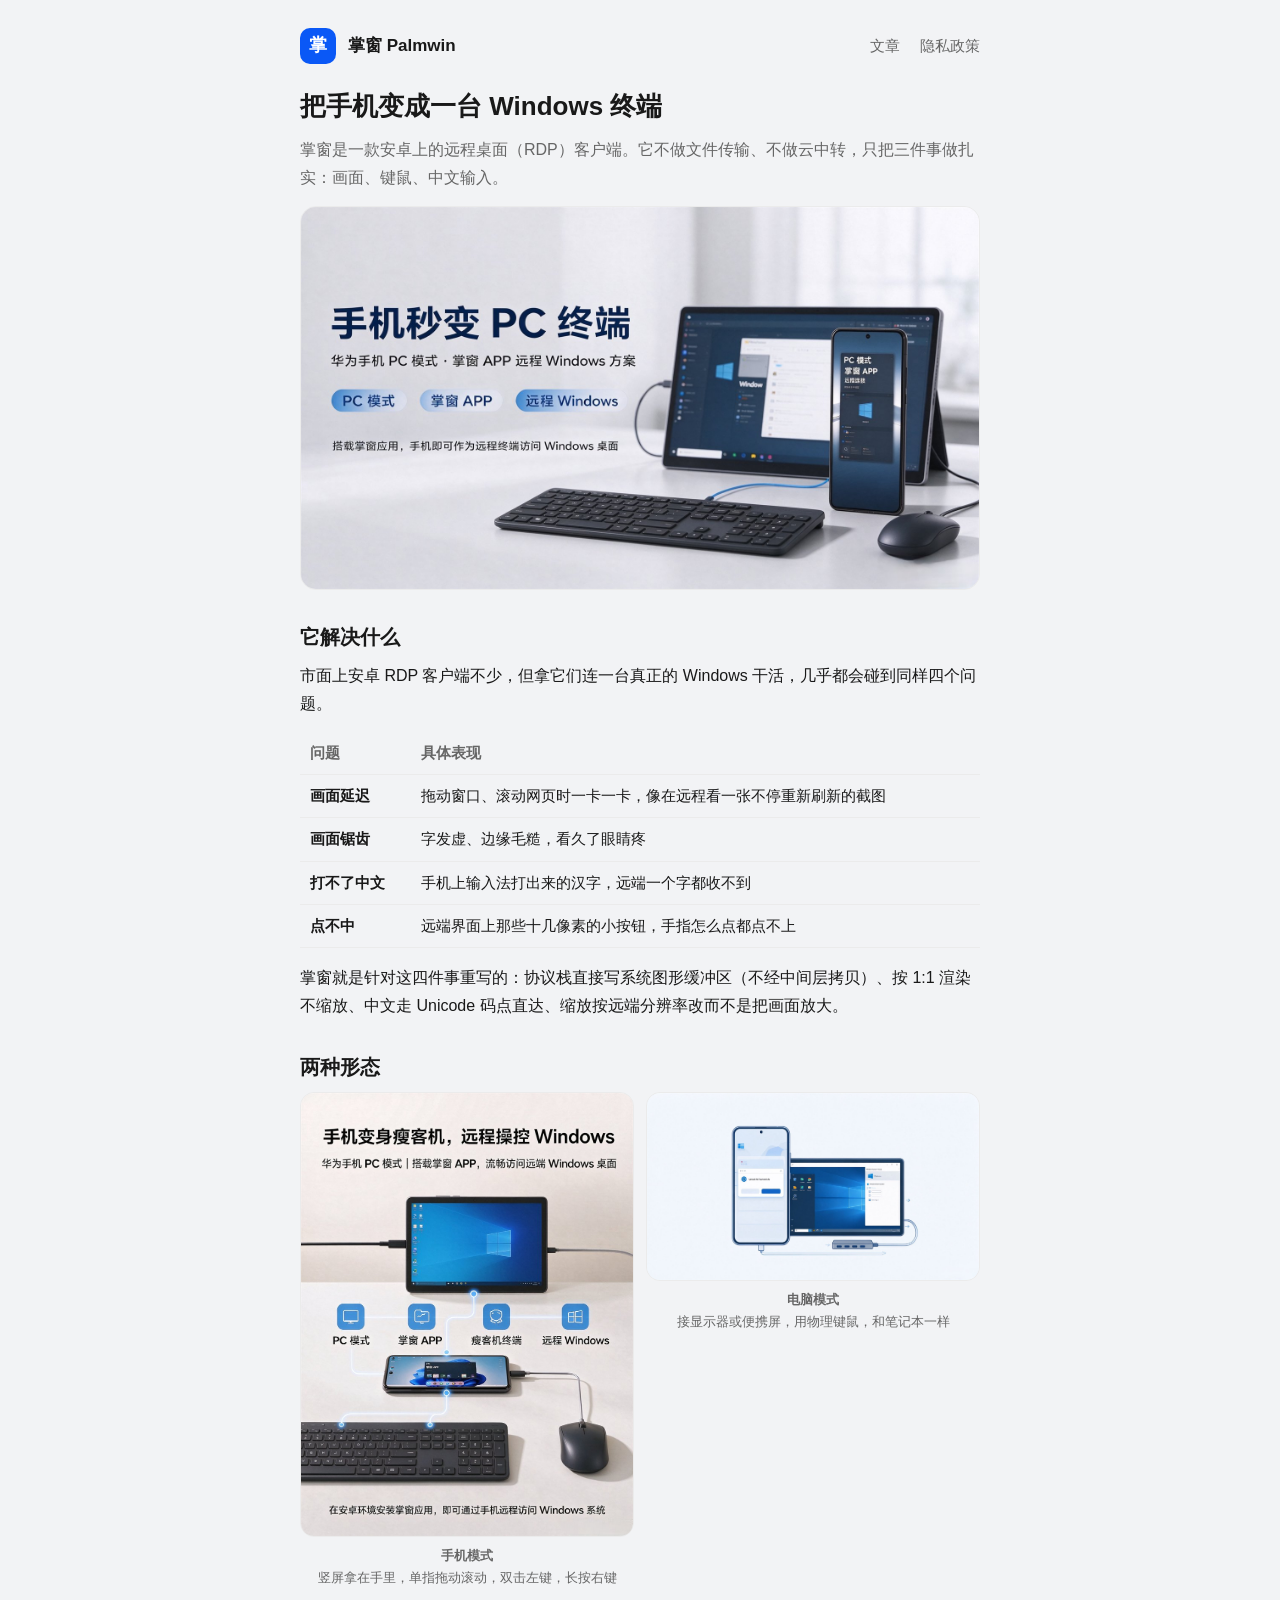
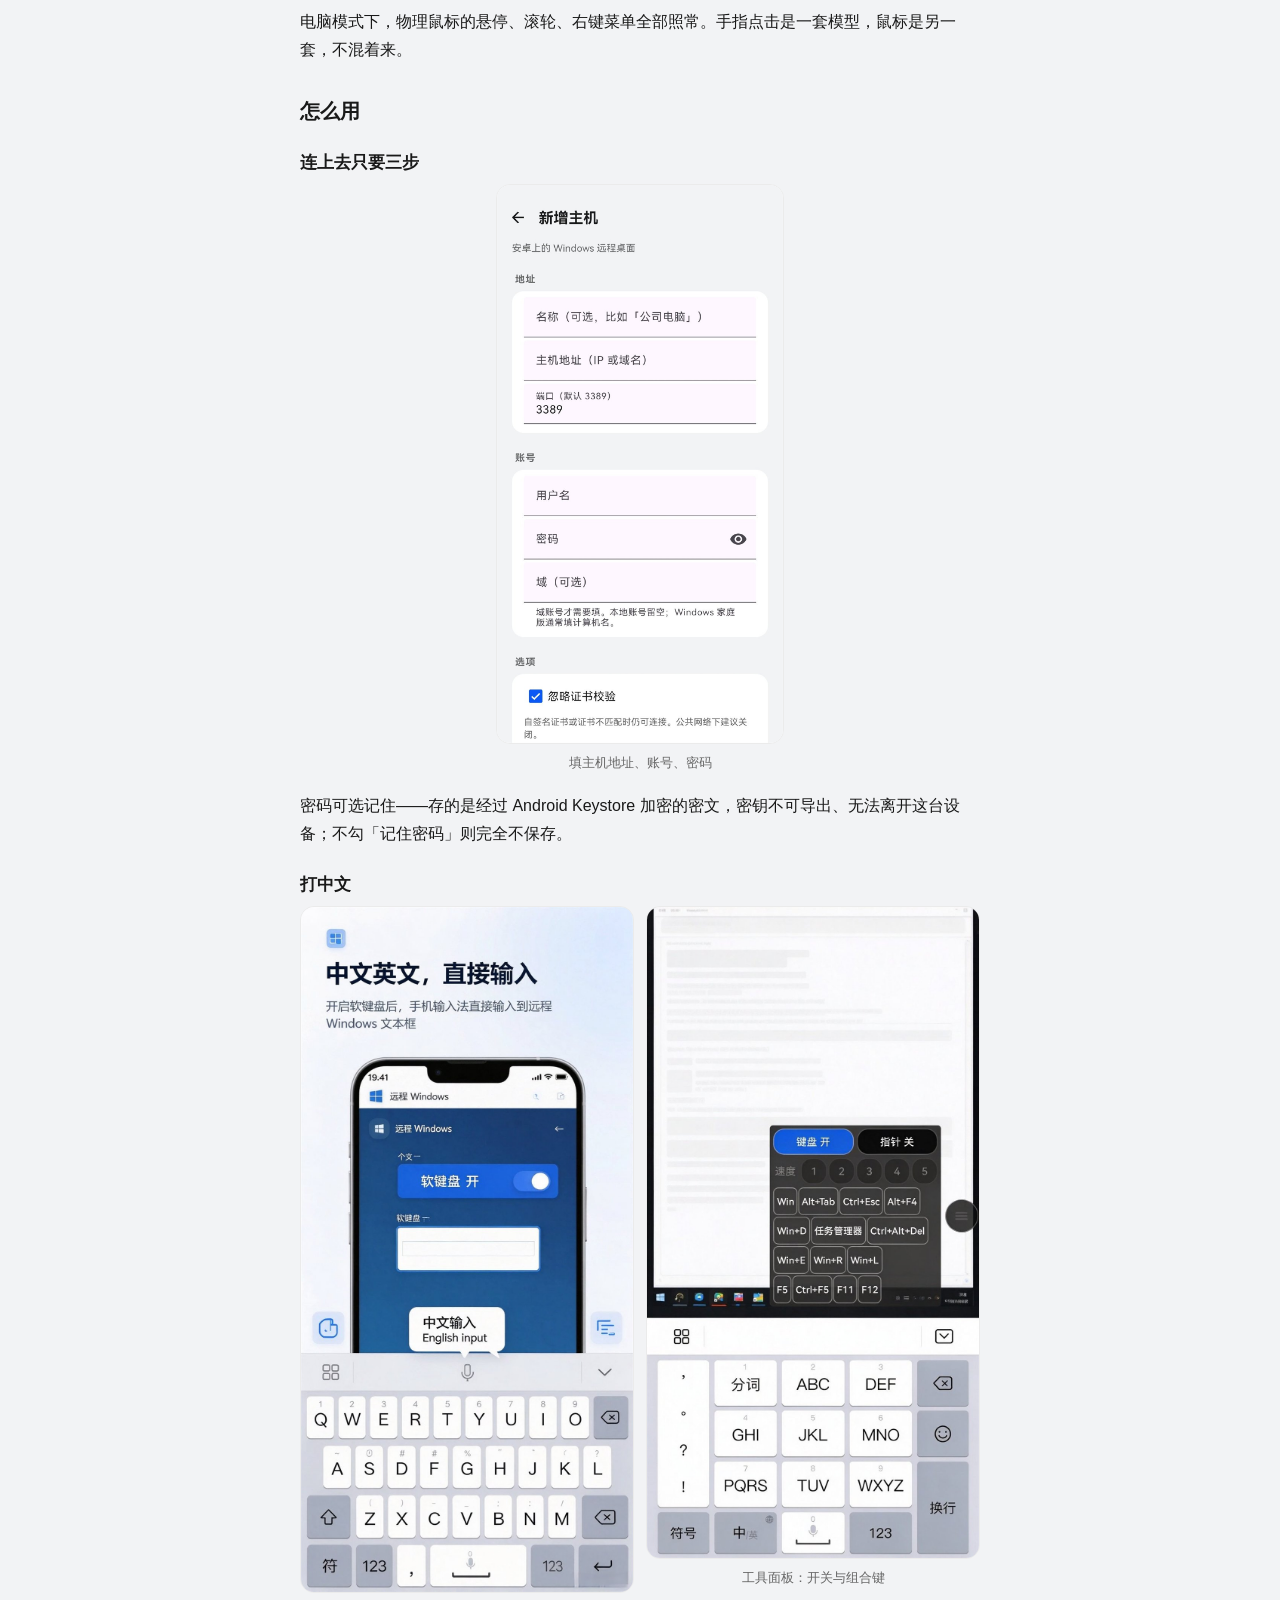
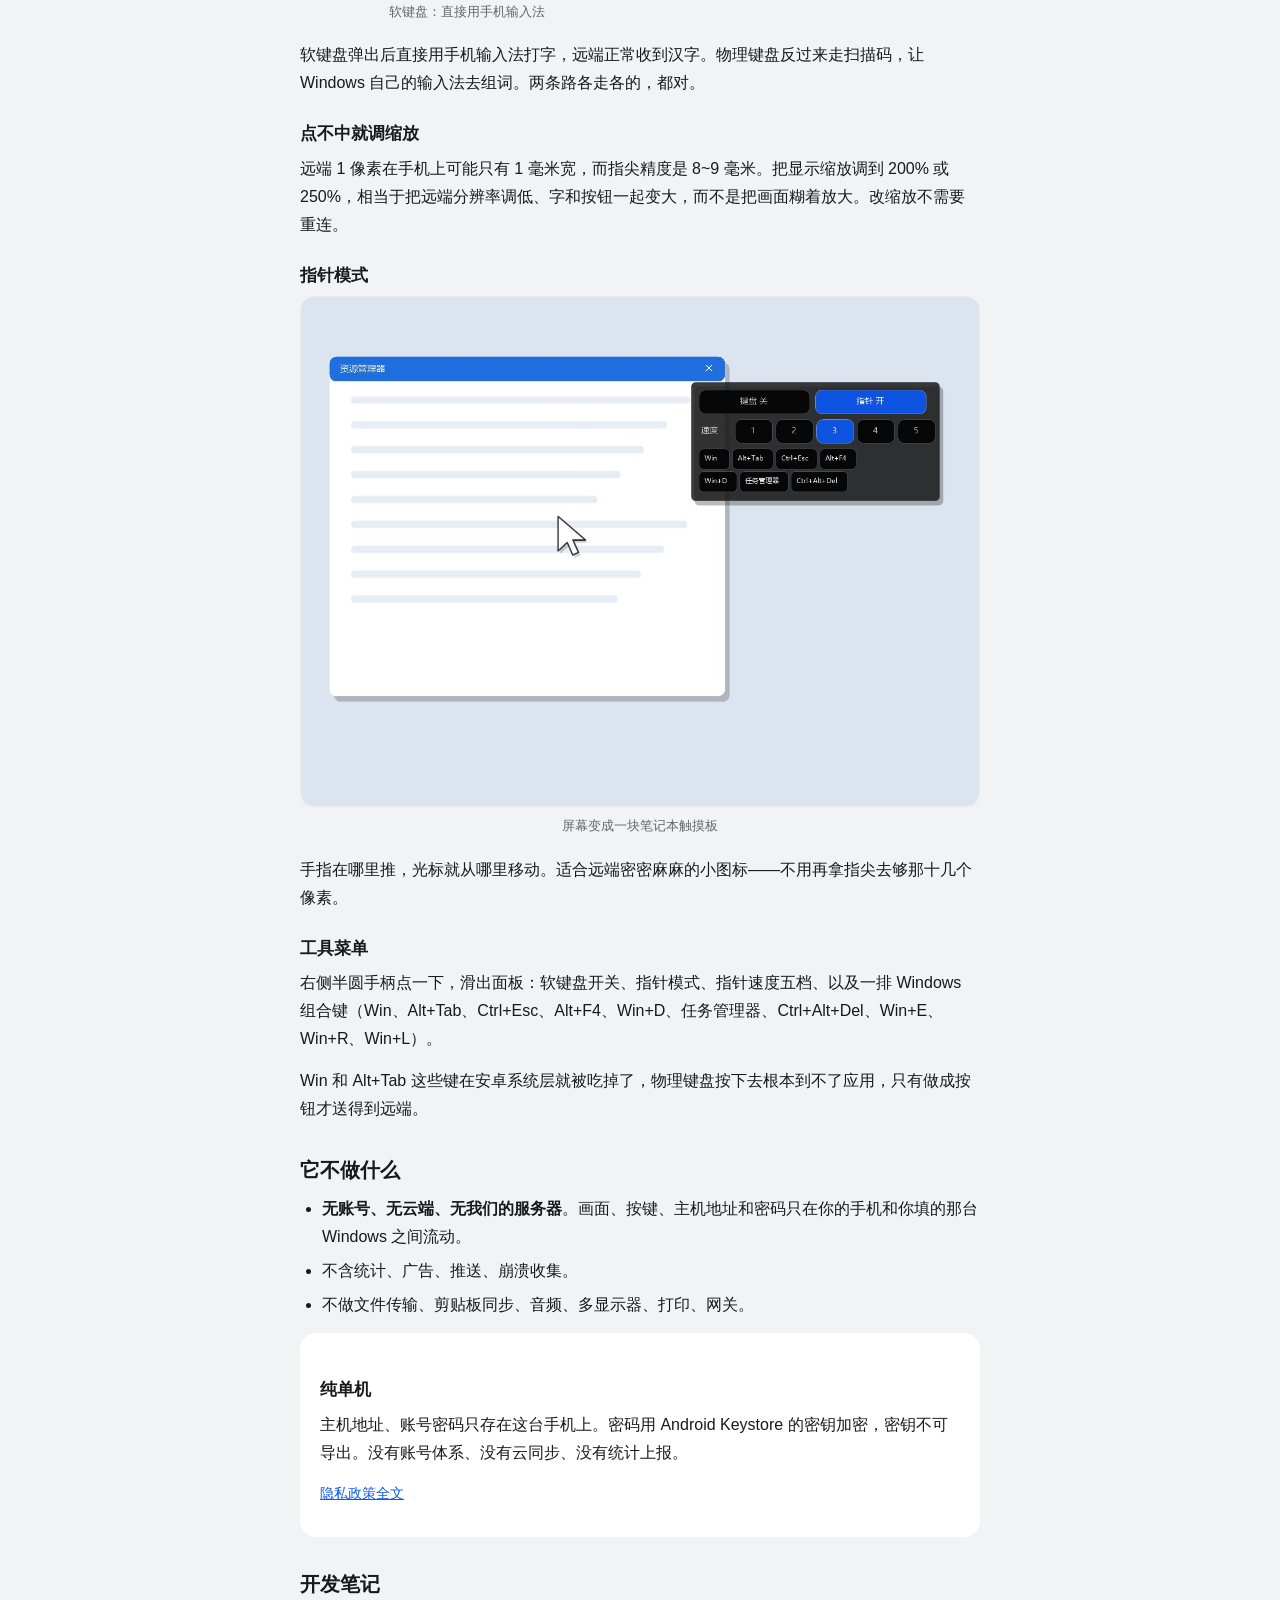
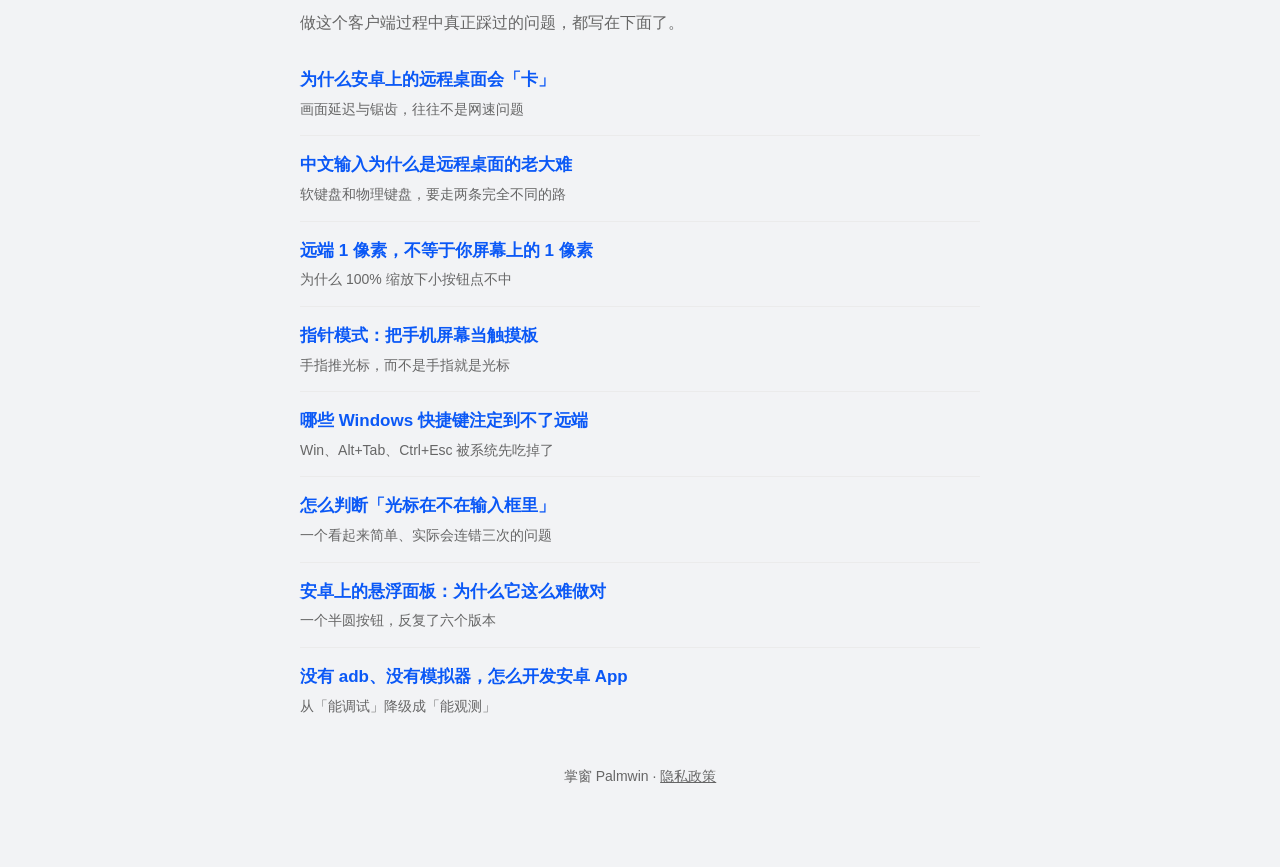
<file: index.html>
<!DOCTYPE html>
<html lang="zh-CN">
<head>
<meta charset="UTF-8">
<meta name="viewport" content="width=device-width, initial-scale=1">
<title>掌窗 Palmwin — 把安卓手机变成 Windows 远程终端</title>
<meta name="description" content="掌窗是一款安卓上的 Windows 远程桌面（RDP）客户端。为华为手机电脑模式设计，支持物理键鼠、中文输入、指针模式与显示缩放。">
<meta property="og:title" content="掌窗 Palmwin — 把安卓手机变成 Windows 远程终端">
<meta property="og:description" content="安卓上的 Windows 远程桌面客户端。支持物理键鼠、中文输入、指针模式与显示缩放。纯单机，没有我们的服务器。">
<meta property="og:image" content="https://lilinhai.github.io/palmwin-site/img/hero-pc.jpg">
<meta property="og:type" content="website">
<link rel="stylesheet" href="assets/style.css">
</head>
<body>

<header class="site">
  <div class="logo">掌</div>
  <div class="name">掌窗 Palmwin</div>
  <nav>
    <a href="blog/">文章</a>
    <a href="privacy-policy.html">隐私政策</a>
  </nav>
</header>

<div class="wrap">

  <h1>把手机变成一台 Windows 终端</h1>

  <p class="muted">掌窗是一款安卓上的远程桌面（RDP）客户端。它不做文件传输、不做云中转，只把三件事做扎实：画面、键鼠、中文输入。</p>

  <img class="hero" src="img/hero-pc.jpg" alt="手机接上扩展坞、便携屏和键鼠，屏幕上是一整块 Windows 桌面">

  <h2>它解决什么</h2>

  <p>市面上安卓 RDP 客户端不少，但拿它们连一台真正的 Windows 干活，几乎都会碰到同样四个问题。</p>

  <table>
    <thead>
      <tr><th>问题</th><th>具体表现</th></tr>
    </thead>
    <tbody>
      <tr><td><strong>画面延迟</strong></td><td>拖动窗口、滚动网页时一卡一卡，像在远程看一张不停重新刷新的截图</td></tr>
      <tr><td><strong>画面锯齿</strong></td><td>字发虚、边缘毛糙，看久了眼睛疼</td></tr>
      <tr><td><strong>打不了中文</strong></td><td>手机上输入法打出来的汉字，远端一个字都收不到</td></tr>
      <tr><td><strong>点不中</strong></td><td>远端界面上那些十几像素的小按钮，手指怎么点都点不上</td></tr>
    </tbody>
  </table>

  <p>掌窗就是针对这四件事重写的：协议栈直接写系统图形缓冲区（不经中间层拷贝）、按 1:1 渲染不缩放、中文走 Unicode 码点直达、缩放按远端分辨率改而不是把画面放大。</p>

  <h2>两种形态</h2>

  <div class="duo">
    <figure>
      <img src="img/thin-client.jpg" alt="手机竖屏连接 Windows 桌面">
      <figcaption><strong>手机模式</strong><br>竖屏拿在手里，单指拖动滚动，双击左键，长按右键</figcaption>
    </figure>
    <figure>
      <img src="img/dock.jpg" alt="扩展坞、便携屏与键鼠">
      <figcaption><strong>电脑模式</strong><br>接显示器或便携屏，用物理键鼠，和笔记本一样</figcaption>
    </figure>
  </div>

  <p>电脑模式下，物理鼠标的悬停、滚轮、右键菜单全部照常。手指点击是一套模型，鼠标是另一套，不混着来。</p>

  <h2>怎么用</h2>

  <h3>连上去只要三步</h3>

  <figure class="tall">
    <img src="img/connect.jpg" alt="新增主机页面，填写地址、用户名、密码">
    <figcaption>填主机地址、账号、密码</figcaption>
  </figure>

  <p>密码可选记住——存的是经过 Android Keystore 加密的密文，密钥不可导出、无法离开这台设备；不勾「记住密码」则完全不保存。</p>

  <h3>打中文</h3>

  <div class="duo">
    <figure>
      <img src="img/ime.jpg" alt="软键盘上打中文，远端正常收到汉字">
      <figcaption>软键盘：直接用手机输入法</figcaption>
    </figure>
    <figure>
      <img src="img/ime-menu.jpg" alt="右侧工具面板：软键盘开关、指针模式、指针速度、Windows 组合键">
      <figcaption>工具面板：开关与组合键</figcaption>
    </figure>
  </div>

  <p>软键盘弹出后直接用手机输入法打字，远端正常收到汉字。物理键盘反过来走扫描码，让 Windows 自己的输入法去组词。两条路各走各的，都对。</p>

  <h3>点不中就调缩放</h3>

  <p>远端 1 像素在手机上可能只有 1 毫米宽，而指尖精度是 8~9 毫米。把显示缩放调到 200% 或 250%，相当于把远端分辨率调低、字和按钮一起变大，而不是把画面糊着放大。改缩放不需要重连。</p>

  <h3>指针模式</h3>

  <figure>
    <img src="img/pointer.jpg" alt="指针模式打开，工具面板显示速度档位，桌面上有光标">
    <figcaption>屏幕变成一块笔记本触摸板</figcaption>
  </figure>

  <p>手指在哪里推，光标就从哪里移动。适合远端密密麻麻的小图标——不用再拿指尖去够那十几个像素。</p>

  <h3>工具菜单</h3>

  <p>右侧半圆手柄点一下，滑出面板：软键盘开关、指针模式、指针速度五档、以及一排 Windows 组合键（Win、Alt+Tab、Ctrl+Esc、Alt+F4、Win+D、任务管理器、Ctrl+Alt+Del、Win+E、Win+R、Win+L）。</p>

  <p>Win 和 Alt+Tab 这些键在安卓系统层就被吃掉了，物理键盘按下去根本到不了应用，只有做成按钮才送得到远端。</p>

  <h2>它不做什么</h2>

  <ul>
    <li><strong>无账号、无云端、无我们的服务器</strong>。画面、按键、主机地址和密码只在你的手机和你填的那台 Windows 之间流动。</li>
    <li>不含统计、广告、推送、崩溃收集。</li>
    <li>不做文件传输、剪贴板同步、音频、多显示器、打印、网关。</li>
  </ul>

  <div class="card">
    <h3>纯单机</h3>
    <p>主机地址、账号密码只存在这台手机上。密码用 Android Keystore 的密钥加密，密钥不可导出。没有账号体系、没有云同步、没有统计上报。</p>
    <p class="small"><a href="privacy-policy.html">隐私政策全文</a></p>
  </div>

  <h2>开发笔记</h2>

  <p class="muted">做这个客户端过程中真正踩过的问题，都写在下面了。</p>

  <ul class="post-list">
    <li>
      <a href="blog/why-android-rdp-feels-laggy.html">
        <span class="t">为什么安卓上的远程桌面会「卡」</span>
        <span class="d">画面延迟与锯齿，往往不是网速问题</span>
      </a>
    </li>
    <li>
      <a href="blog/chinese-input-in-rdp.html">
        <span class="t">中文输入为什么是远程桌面的老大难</span>
        <span class="d">软键盘和物理键盘，要走两条完全不同的路</span>
      </a>
    </li>
    <li>
      <a href="blog/display-scale.html">
        <span class="t">远端 1 像素，不等于你屏幕上的 1 像素</span>
        <span class="d">为什么 100% 缩放下小按钮点不中</span>
      </a>
    </li>
    <li>
      <a href="blog/pointer-mode.html">
        <span class="t">指针模式：把手机屏幕当触摸板</span>
        <span class="d">手指推光标，而不是手指就是光标</span>
      </a>
    </li>
    <li>
      <a href="blog/windows-shortcuts-on-android.html">
        <span class="t">哪些 Windows 快捷键注定到不了远端</span>
        <span class="d">Win、Alt+Tab、Ctrl+Esc 被系统先吃掉了</span>
      </a>
    </li>
    <li>
      <a href="blog/cursor-and-editable-field.html">
        <span class="t">怎么判断「光标在不在输入框里」</span>
        <span class="d">一个看起来简单、实际会连错三次的问题</span>
      </a>
    </li>
    <li>
      <a href="blog/floating-panel-on-android.html">
        <span class="t">安卓上的悬浮面板：为什么它这么难做对</span>
        <span class="d">一个半圆按钮，反复了六个版本</span>
      </a>
    </li>
    <li>
      <a href="blog/debug-android-without-adb.html">
        <span class="t">没有 adb、没有模拟器，怎么开发安卓 App</span>
        <span class="d">从「能调试」降级成「能观测」</span>
      </a>
    </li>
  </ul>

</div>

<footer class="site">
  <p>掌窗 Palmwin · <a href="privacy-policy.html">隐私政策</a></p>
</footer>

</body>
</html>
</file>
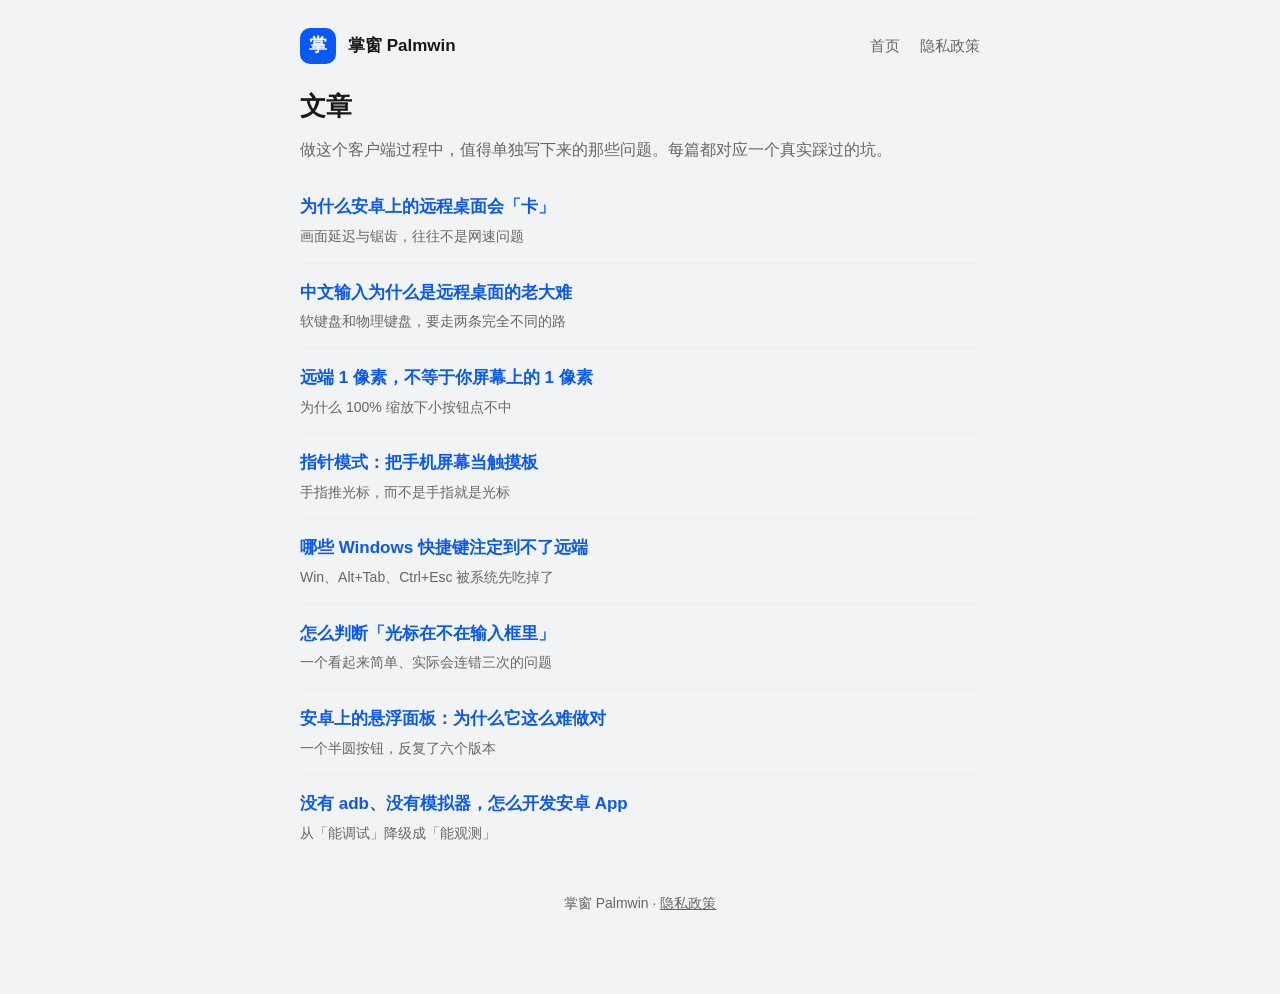
<file: blog/index.html>
<!DOCTYPE html>
<html lang="zh-CN">
<head>
<meta charset="UTF-8">
<meta name="viewport" content="width=device-width, initial-scale=1">
<title>文章 — 掌窗</title>
<link rel="stylesheet" href="../assets/style.css">
</head>
<body>

<header class="site">
  <div class="logo">掌</div>
  <div class="name">掌窗 Palmwin</div>
  <nav>
    <a href="../index.html">首页</a>
    <a href="../privacy-policy.html">隐私政策</a>
  </nav>
</header>

<div class="wrap">

<h1>文章</h1>

<p class="muted">做这个客户端过程中，值得单独写下来的那些问题。每篇都对应一个真实踩过的坑。</p>

<ul class="post-list">
  <li>
    <a href="why-android-rdp-feels-laggy.html">
      <span class="t">为什么安卓上的远程桌面会「卡」</span>
      <span class="d">画面延迟与锯齿，往往不是网速问题</span>
    </a>
  </li>
  <li>
    <a href="chinese-input-in-rdp.html">
      <span class="t">中文输入为什么是远程桌面的老大难</span>
      <span class="d">软键盘和物理键盘，要走两条完全不同的路</span>
    </a>
  </li>
  <li>
    <a href="display-scale.html">
      <span class="t">远端 1 像素，不等于你屏幕上的 1 像素</span>
      <span class="d">为什么 100% 缩放下小按钮点不中</span>
    </a>
  </li>
  <li>
    <a href="pointer-mode.html">
      <span class="t">指针模式：把手机屏幕当触摸板</span>
      <span class="d">手指推光标，而不是手指就是光标</span>
    </a>
  </li>
  <li>
    <a href="windows-shortcuts-on-android.html">
      <span class="t">哪些 Windows 快捷键注定到不了远端</span>
      <span class="d">Win、Alt+Tab、Ctrl+Esc 被系统先吃掉了</span>
    </a>
  </li>
  <li>
    <a href="cursor-and-editable-field.html">
      <span class="t">怎么判断「光标在不在输入框里」</span>
      <span class="d">一个看起来简单、实际会连错三次的问题</span>
    </a>
  </li>
  <li>
    <a href="floating-panel-on-android.html">
      <span class="t">安卓上的悬浮面板：为什么它这么难做对</span>
      <span class="d">一个半圆按钮，反复了六个版本</span>
    </a>
  </li>
  <li>
    <a href="debug-android-without-adb.html">
      <span class="t">没有 adb、没有模拟器，怎么开发安卓 App</span>
      <span class="d">从「能调试」降级成「能观测」</span>
    </a>
  </li>
</ul>

</div>

<footer class="site"><p>掌窗 Palmwin · <a href="../privacy-policy.html">隐私政策</a></p></footer>

</body>
</html>
</file>
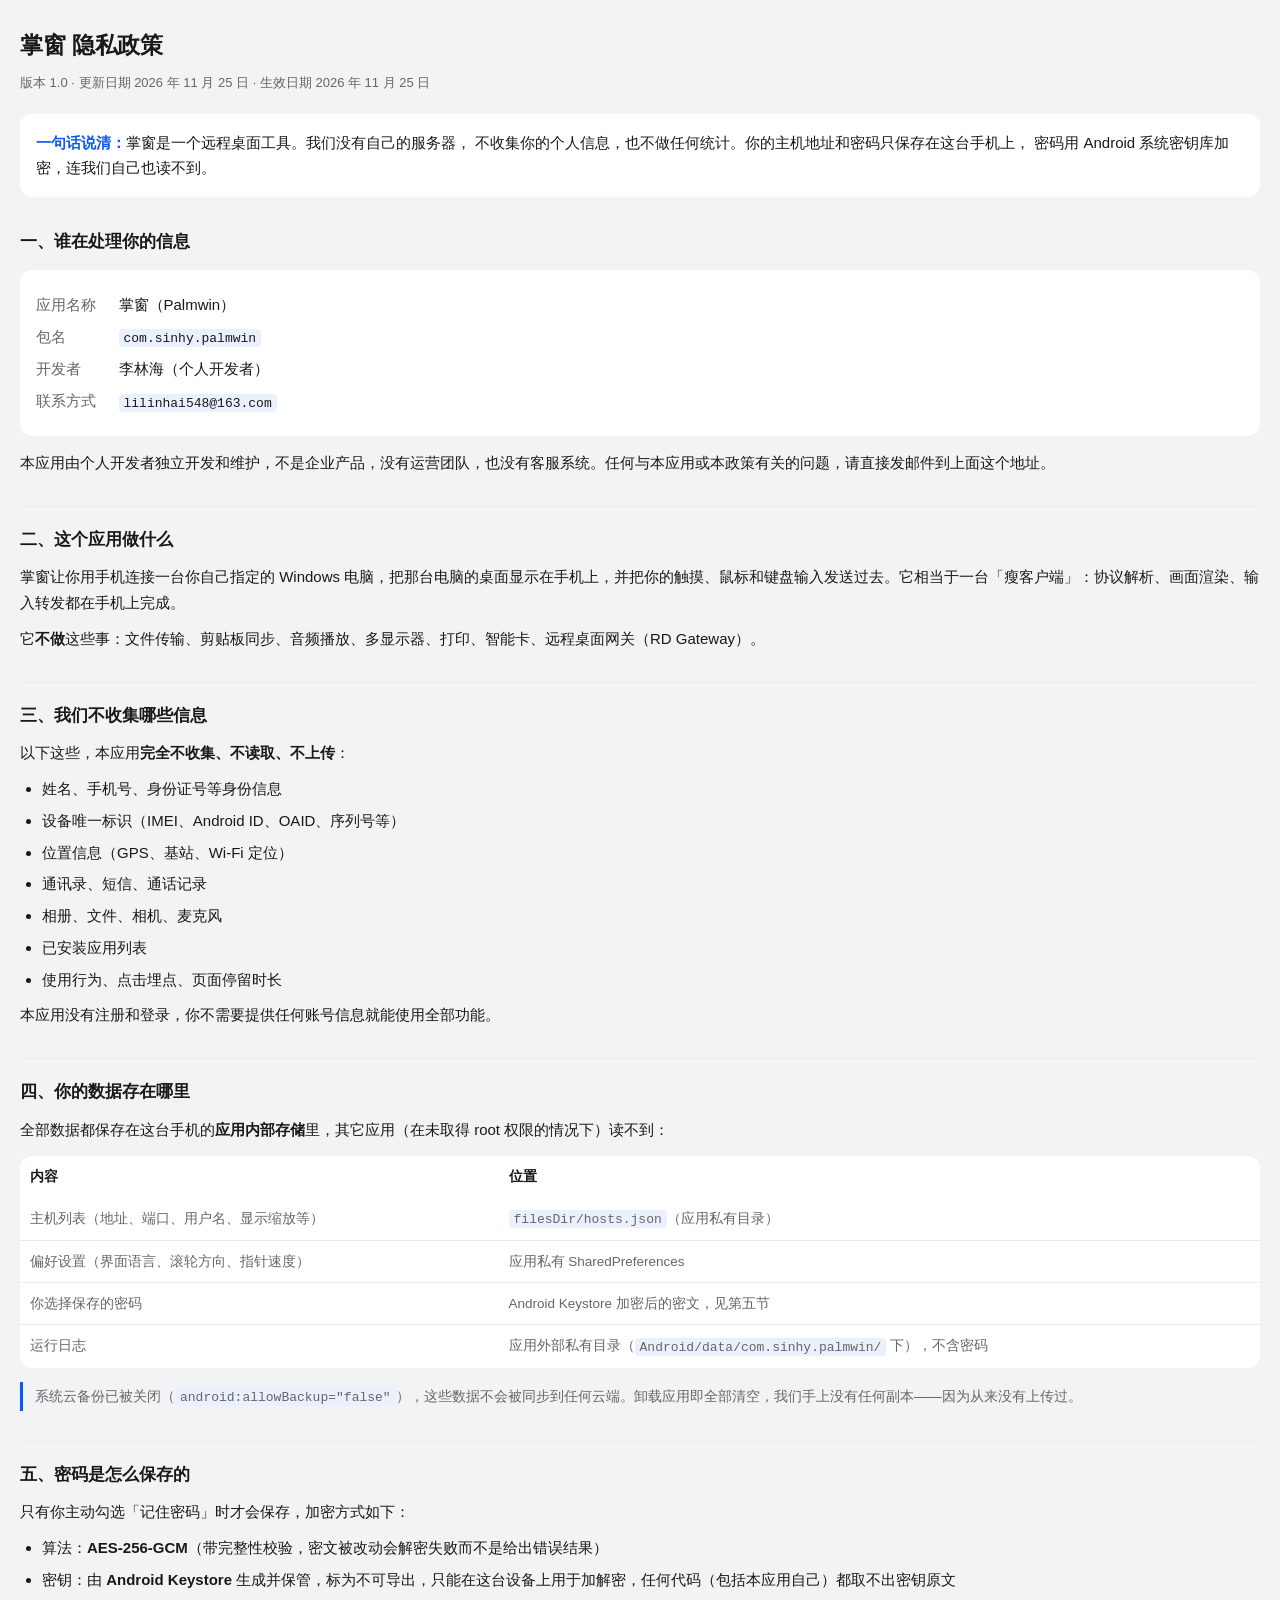
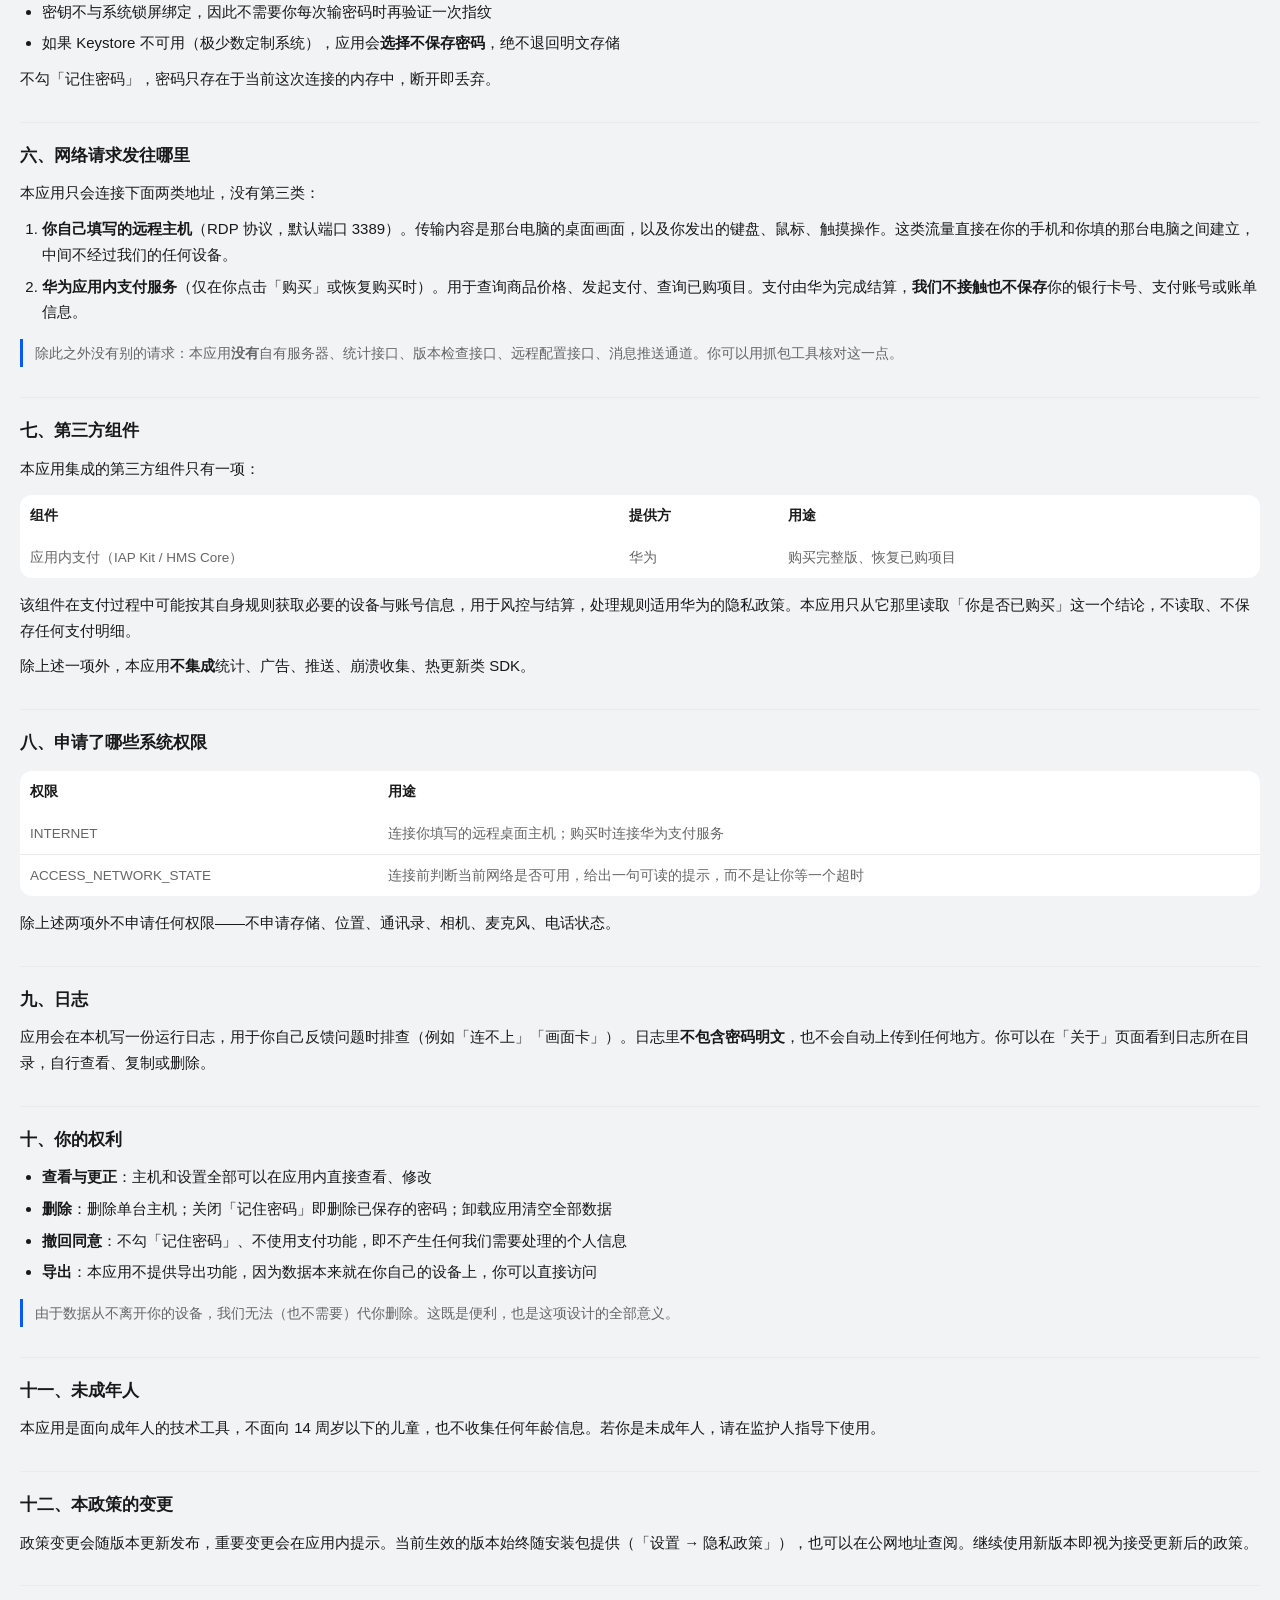
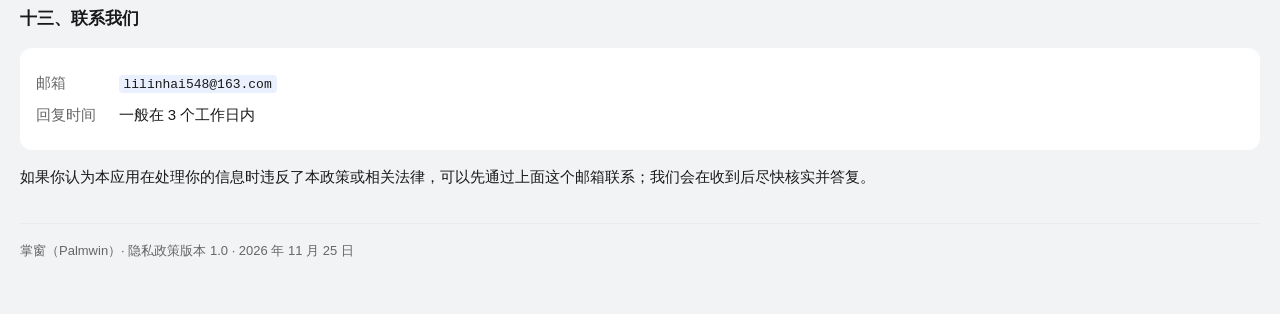
<file: privacy-policy.html>
<!DOCTYPE html>
<html lang="zh-CN">
<head>
<meta charset="utf-8">
<meta name="viewport" content="width=device-width, initial-scale=1">
<title>掌窗 隐私政策</title>
<!--
  隐私政策（0.54.0）。

  ## 为什么是同名文件的两份载体

  这份 HTML 有两个去处：① 打包进 APK，从「设置 → 隐私政策」打开；
  ② 挂到公网，把 URL 填进华为应用市场提审表单。华为的表单只有 URL 输入框，
  没有「已打包」选项，所以公网那份是硬性要求；而装到手机之后用户没法保证
  有网，所以应用内也必须有一份。两份内容必须逐字一致——同一份文件复制出去，
  比维护两篇更容易做到一致。

  ## 为什么正文里反复出现「没有我们自己的服务器」

  这个应用要存用户的 Windows 密码，用户最直接的疑虑就是「密码会不会被传走」。
  空喊「安全」没有用，只能把「数据去哪儿了」一条条落到具体位置（文件路径、
  加密方式、请求目标），让用户自己核对。所以这份文档里几乎每一节都在回答
  一个具体问题，而不是罗列法律条款。

  ## 为什么第三方 SDK 那一节必须写华为支付

  包里的华为 IAP SDK 是真实存在的（app/build.gradle.kts 有依赖）。写「不含任何
  第三方 SDK」会让整份文档变成假话——审核和用户都可能发现。准确的说法是：
  只有支付这一个 SDK，只为支付服务，且我们不从中读取任何支付信息。

  ## 配色

  与 res/values/colors.xml 的语义色一一对应（light / dark 两套）。用
  prefers-color-scheme 而不是在 Kotlin 里注入，是因为这份文件还要挂到公网，
  在浏览器里也得自己跟随系统主题。WebView 侧关掉算法暗化，避免二次反转。
-->
<style>
  :root {
    color-scheme: light dark;
    --bg: #F2F3F5;
    --fg: #191919;
    --muted: #666666;
    --line: #EBEBEB;
    --card: #FFFFFF;
    --accent: #0A58F6;
    --code: #EAF0FE;
  }
  @media (prefers-color-scheme: dark) {
    :root {
      --bg: #1A1A1A;
      --fg: #EDEDED;
      --muted: #9E9E9E;
      --line: #343434;
      --card: #242424;
      --accent: #5B8CFF;
      --code: #2A2A2A;
    }
  }
  * { box-sizing: border-box; }
  body {
    margin: 0;
    padding: 20px 20px 56px;
    background: var(--bg);
    color: var(--fg);
    font: 15px/1.72 -apple-system, "Noto Sans CJK SC", "Source Han Sans SC", "PingFang SC", sans-serif;
    -webkit-text-size-adjust: 100%;
    word-break: break-word;
  }
  h1 { font-size: 23px; margin: 6px 0 6px; letter-spacing: -0.2px; }
  .meta { font-size: 13px; color: var(--muted); margin: 0 0 20px; }
  .lead {
    background: var(--card);
    border-radius: 12px;
    padding: 16px 16px;
    margin: 0 0 26px;
    font-size: 15px;
    line-height: 1.7;
  }
  .lead strong { color: var(--accent); }
  h2 {
    font-size: 17px;
    margin: 30px 0 10px;
    padding-top: 18px;
    border-top: 1px solid var(--line);
  }
  h2:first-of-type { border-top: none; padding-top: 0; }
  h3 { font-size: 15px; margin: 20px 0 8px; color: var(--fg); }
  p { margin: 10px 0; }
  ul, ol { margin: 10px 0; padding-left: 22px; }
  li { margin: 6px 0; }
  strong { font-weight: 600; }
  code {
    font-family: ui-monospace, Consolas, monospace;
    font-size: 13px;
    background: var(--code);
    padding: 1.5px 5px;
    border-radius: 4px;
  }
  table {
    width: 100%;
    margin: 14px 0;
    border-collapse: collapse;
    font-size: 13.5px;
  }
  th, td {
    text-align: left;
    padding: 9px 10px;
    border-bottom: 1px solid var(--line);
    vertical-align: top;
  }
  th { color: var(--fg); font-weight: 600; white-space: nowrap; }
  td { color: var(--muted); }
  tr:last-child td, tr:last-child th { border-bottom: none; }
  table {
    background: var(--card);
    border-radius: 12px;
    overflow: hidden;
  }
  .note {
    margin: 14px 0;
    padding: 2px 0 2px 12px;
    border-left: 3px solid var(--accent);
    color: var(--muted);
    font-size: 14px;
  }
  .contact {
    background: var(--card);
    border-radius: 12px;
    padding: 16px;
    margin: 14px 0;
  }
  .contact div { margin: 6px 0; }
  .contact .k { color: var(--muted); display: inline-block; min-width: 5.5em; }
  footer {
    margin-top: 34px;
    padding-top: 16px;
    border-top: 1px solid var(--line);
    font-size: 13px;
    color: var(--muted);
  }
</style>
</head>
<body>

<h1>掌窗 隐私政策</h1>
<p class="meta">版本 1.0 · 更新日期 2026 年 11 月 25 日 · 生效日期 2026 年 11 月 25 日</p>

<div class="lead">
  <strong>一句话说清：</strong>掌窗是一个远程桌面工具。我们没有自己的服务器，
  不收集你的个人信息，也不做任何统计。你的主机地址和密码只保存在这台手机上，
  密码用 Android 系统密钥库加密，连我们自己也读不到。
</div>

<h2>一、谁在处理你的信息</h2>
<div class="contact">
  <div><span class="k">应用名称</span>掌窗（Palmwin）</div>
  <div><span class="k">包名</span><code>com.sinhy.palmwin</code></div>
  <div><span class="k">开发者</span>李林海（个人开发者）</div>
  <div><span class="k">联系方式</span><code>lilinhai548@163.com</code></div>
</div>
<p>本应用由个人开发者独立开发和维护，不是企业产品，没有运营团队，也没有客服系统。任何与本应用或本政策有关的问题，请直接发邮件到上面这个地址。</p>

<h2>二、这个应用做什么</h2>
<p>掌窗让你用手机连接一台你自己指定的 Windows 电脑，把那台电脑的桌面显示在手机上，并把你的触摸、鼠标和键盘输入发送过去。它相当于一台「瘦客户端」：协议解析、画面渲染、输入转发都在手机上完成。</p>
<p>它<strong>不做</strong>这些事：文件传输、剪贴板同步、音频播放、多显示器、打印、智能卡、远程桌面网关（RD Gateway）。</p>

<h2>三、我们不收集哪些信息</h2>
<p>以下这些，本应用<strong>完全不收集、不读取、不上传</strong>：</p>
<ul>
  <li>姓名、手机号、身份证号等身份信息</li>
  <li>设备唯一标识（IMEI、Android ID、OAID、序列号等）</li>
  <li>位置信息（GPS、基站、Wi-Fi 定位）</li>
  <li>通讯录、短信、通话记录</li>
  <li>相册、文件、相机、麦克风</li>
  <li>已安装应用列表</li>
  <li>使用行为、点击埋点、页面停留时长</li>
</ul>
<p>本应用没有注册和登录，你不需要提供任何账号信息就能使用全部功能。</p>

<h2>四、你的数据存在哪里</h2>
<p>全部数据都保存在这台手机的<strong>应用内部存储</strong>里，其它应用（在未取得 root 权限的情况下）读不到：</p>
<table>
  <thead>
    <tr><th>内容</th><th>位置</th></tr>
  </thead>
  <tbody>
    <tr>
      <td>主机列表（地址、端口、用户名、显示缩放等）</td>
      <td><code>filesDir/hosts.json</code>（应用私有目录）</td>
    </tr>
    <tr>
      <td>偏好设置（界面语言、滚轮方向、指针速度）</td>
      <td>应用私有 SharedPreferences</td>
    </tr>
    <tr>
      <td>你选择保存的密码</td>
      <td>Android Keystore 加密后的密文，见第五节</td>
    </tr>
    <tr>
      <td>运行日志</td>
      <td>应用外部私有目录（<code>Android/data/com.sinhy.palmwin/</code> 下），不含密码</td>
    </tr>
  </tbody>
</table>
<p class="note">系统云备份已被关闭（<code>android:allowBackup="false"</code>），这些数据不会被同步到任何云端。卸载应用即全部清空，我们手上没有任何副本——因为从来没有上传过。</p>

<h2>五、密码是怎么保存的</h2>
<p>只有你主动勾选「记住密码」时才会保存，加密方式如下：</p>
<ul>
  <li>算法：<strong>AES-256-GCM</strong>（带完整性校验，密文被改动会解密失败而不是给出错误结果）</li>
  <li>密钥：由 <strong>Android Keystore</strong> 生成并保管，标为不可导出，只能在这台设备上用于加解密，任何代码（包括本应用自己）都取不出密钥原文</li>
  <li>密钥不与系统锁屏绑定，因此不需要你每次输密码时再验证一次指纹</li>
  <li>如果 Keystore 不可用（极少数定制系统），应用会<strong>选择不保存密码</strong>，绝不退回明文存储</li>
</ul>
<p>不勾「记住密码」，密码只存在于当前这次连接的内存中，断开即丢弃。</p>

<h2>六、网络请求发往哪里</h2>
<p>本应用只会连接下面两类地址，没有第三类：</p>
<ol>
  <li>
    <strong>你自己填写的远程主机</strong>（RDP 协议，默认端口 3389）。传输内容是那台电脑的桌面画面，以及你发出的键盘、鼠标、触摸操作。这类流量直接在你的手机和你填的那台电脑之间建立，中间不经过我们的任何设备。
  </li>
  <li>
    <strong>华为应用内支付服务</strong>（仅在你点击「购买」或恢复购买时）。用于查询商品价格、发起支付、查询已购项目。支付由华为完成结算，<strong>我们不接触也不保存</strong>你的银行卡号、支付账号或账单信息。
  </li>
</ol>
<p class="note">除此之外没有别的请求：本应用<strong>没有</strong>自有服务器、统计接口、版本检查接口、远程配置接口、消息推送通道。你可以用抓包工具核对这一点。</p>

<h2>七、第三方组件</h2>
<p>本应用集成的第三方组件只有一项：</p>
<table>
  <thead>
    <tr><th>组件</th><th>提供方</th><th>用途</th></tr>
  </thead>
  <tbody>
    <tr>
      <td>应用内支付（IAP Kit / HMS Core）</td>
      <td>华为</td>
      <td>购买完整版、恢复已购项目</td>
    </tr>
  </tbody>
</table>
<p>该组件在支付过程中可能按其自身规则获取必要的设备与账号信息，用于风控与结算，处理规则适用华为的隐私政策。本应用只从它那里读取「你是否已购买」这一个结论，不读取、不保存任何支付明细。</p>
<p>除上述一项外，本应用<strong>不集成</strong>统计、广告、推送、崩溃收集、热更新类 SDK。</p>

<h2>八、申请了哪些系统权限</h2>
<table>
  <thead>
    <tr><th>权限</th><th>用途</th></tr>
  </thead>
  <tbody>
    <tr><td>INTERNET</td><td>连接你填写的远程桌面主机；购买时连接华为支付服务</td></tr>
    <tr><td>ACCESS_NETWORK_STATE</td><td>连接前判断当前网络是否可用，给出一句可读的提示，而不是让你等一个超时</td></tr>
  </tbody>
</table>
<p>除上述两项外不申请任何权限——不申请存储、位置、通讯录、相机、麦克风、电话状态。</p>

<h2>九、日志</h2>
<p>应用会在本机写一份运行日志，用于你自己反馈问题时排查（例如「连不上」「画面卡」）。日志里<strong>不包含密码明文</strong>，也不会自动上传到任何地方。你可以在「关于」页面看到日志所在目录，自行查看、复制或删除。</p>

<h2>十、你的权利</h2>
<ul>
  <li><strong>查看与更正</strong>：主机和设置全部可以在应用内直接查看、修改</li>
  <li><strong>删除</strong>：删除单台主机；关闭「记住密码」即删除已保存的密码；卸载应用清空全部数据</li>
  <li><strong>撤回同意</strong>：不勾「记住密码」、不使用支付功能，即不产生任何我们需要处理的个人信息</li>
  <li><strong>导出</strong>：本应用不提供导出功能，因为数据本来就在你自己的设备上，你可以直接访问</li>
</ul>
<p class="note">由于数据从不离开你的设备，我们无法（也不需要）代你删除。这既是便利，也是这项设计的全部意义。</p>

<h2>十一、未成年人</h2>
<p>本应用是面向成年人的技术工具，不面向 14 周岁以下的儿童，也不收集任何年龄信息。若你是未成年人，请在监护人指导下使用。</p>

<h2>十二、本政策的变更</h2>
<p>政策变更会随版本更新发布，重要变更会在应用内提示。当前生效的版本始终随安装包提供（「设置 → 隐私政策」），也可以在公网地址查阅。继续使用新版本即视为接受更新后的政策。</p>

<h2>十三、联系我们</h2>
<div class="contact">
  <div><span class="k">邮箱</span><code>lilinhai548@163.com</code></div>
  <div><span class="k">回复时间</span>一般在 3 个工作日内</div>
</div>
<p>如果你认为本应用在处理你的信息时违反了本政策或相关法律，可以先通过上面这个邮箱联系；我们会在收到后尽快核实并答复。</p>

<footer>
  掌窗（Palmwin）· 隐私政策版本 1.0 · 2026 年 11 月 25 日
</footer>

</body>
</html>
</file>
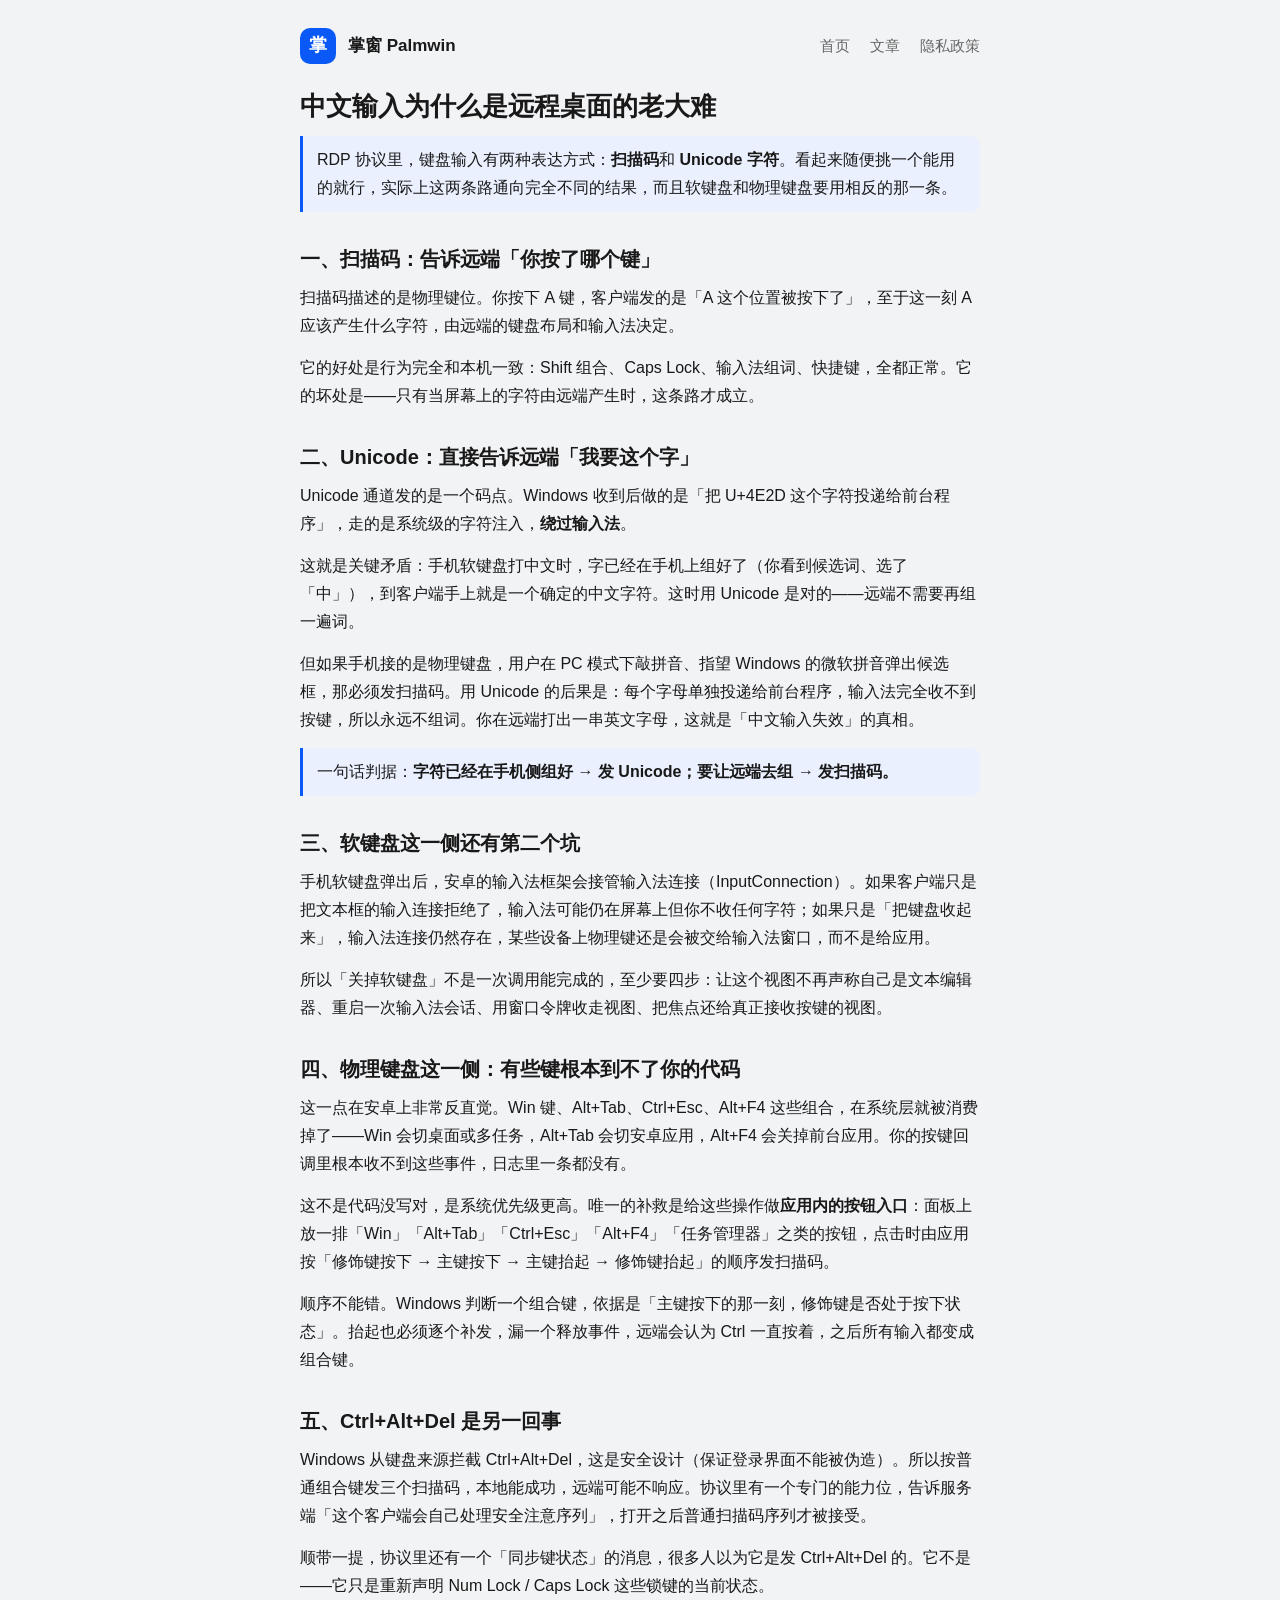
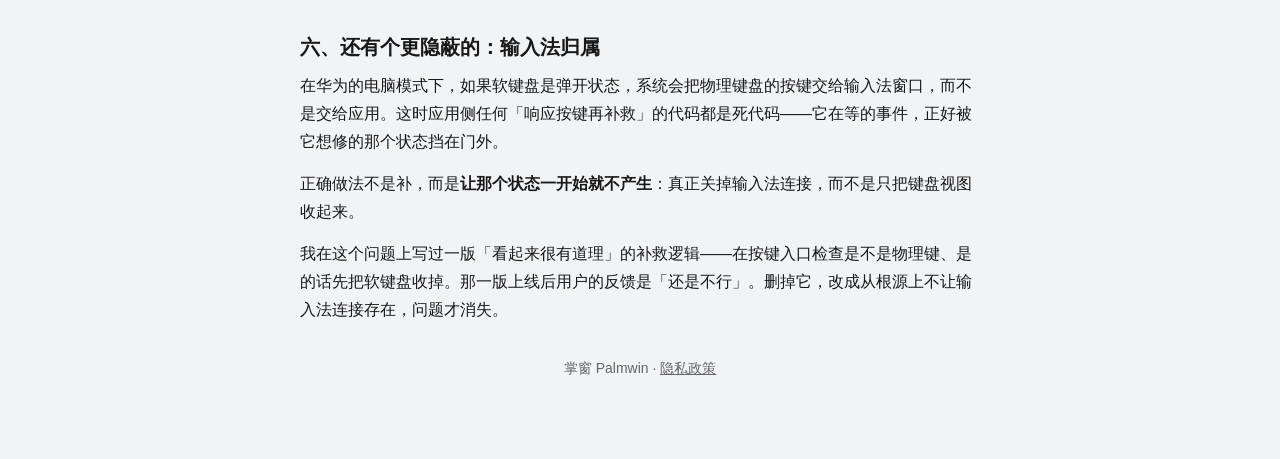
<file: blog/chinese-input-in-rdp.html>
<!DOCTYPE html>
<html lang="zh-CN">
<head>
<meta charset="UTF-8">
<meta name="viewport" content="width=device-width, initial-scale=1">
<title>中文输入为什么是远程桌面的老大难 — 掌窗</title>
<meta name="description" content="RDP 协议里，键盘输入有两种表达方式：扫描码和 Unicode 字符。看起来随便挑一个能用的就行，实际上这两条路通向完全不同的结果，而且软键盘和物理键盘要用相反的那一条。">
<link rel="stylesheet" href="../assets/style.css">
</head>
<body>

<header class="site">
  <div class="logo">掌</div>
  <div class="name">掌窗 Palmwin</div>
  <nav>
    <a href="../index.html">首页</a>
    <a href="../blog/">文章</a>
    <a href="../privacy-policy.html">隐私政策</a>
  </nav>
</header>

<div class="wrap">

<h1>中文输入为什么是远程桌面的老大难</h1>
<blockquote><p>RDP 协议里，键盘输入有两种表达方式：<strong>扫描码</strong>和 <strong>Unicode 字符</strong>。看起来随便挑一个能用的就行，实际上这两条路通向完全不同的结果，而且软键盘和物理键盘要用相反的那一条。</p></blockquote>
<h2>一、扫描码：告诉远端「你按了哪个键」</h2>
<p>扫描码描述的是物理键位。你按下 A 键，客户端发的是「A 这个位置被按下了」，至于这一刻 A 应该产生什么字符，由远端的键盘布局和输入法决定。</p>
<p>它的好处是行为完全和本机一致：Shift 组合、Caps Lock、输入法组词、快捷键，全都正常。它的坏处是——只有当屏幕上的字符由远端产生时，这条路才成立。</p>
<h2>二、Unicode：直接告诉远端「我要这个字」</h2>
<p>Unicode 通道发的是一个码点。Windows 收到后做的是「把 U+4E2D 这个字符投递给前台程序」，走的是系统级的字符注入，<strong>绕过输入法</strong>。</p>
<p>这就是关键矛盾：手机软键盘打中文时，字已经在手机上组好了（你看到候选词、选了「中」），到客户端手上就是一个确定的中文字符。这时用 Unicode 是对的——远端不需要再组一遍词。</p>
<p>但如果手机接的是物理键盘，用户在 PC 模式下敲拼音、指望 Windows 的微软拼音弹出候选框，那必须发扫描码。用 Unicode 的后果是：每个字母单独投递给前台程序，输入法完全收不到按键，所以永远不组词。你在远端打出一串英文字母，这就是「中文输入失效」的真相。</p>
<blockquote><p>一句话判据：<strong>字符已经在手机侧组好 → 发 Unicode；要让远端去组 → 发扫描码。</strong></p></blockquote>
<h2>三、软键盘这一侧还有第二个坑</h2>
<p>手机软键盘弹出后，安卓的输入法框架会接管输入法连接（InputConnection）。如果客户端只是把文本框的输入连接拒绝了，输入法可能仍在屏幕上但你不收任何字符；如果只是「把键盘收起来」，输入法连接仍然存在，某些设备上物理键还是会被交给输入法窗口，而不是给应用。</p>
<p>所以「关掉软键盘」不是一次调用能完成的，至少要四步：让这个视图不再声称自己是文本编辑器、重启一次输入法会话、用窗口令牌收走视图、把焦点还给真正接收按键的视图。</p>
<h2>四、物理键盘这一侧：有些键根本到不了你的代码</h2>
<p>这一点在安卓上非常反直觉。Win 键、Alt+Tab、Ctrl+Esc、Alt+F4 这些组合，在系统层就被消费掉了——Win 会切桌面或多任务，Alt+Tab 会切安卓应用，Alt+F4 会关掉前台应用。你的按键回调里根本收不到这些事件，日志里一条都没有。</p>
<p>这不是代码没写对，是系统优先级更高。唯一的补救是给这些操作做<strong>应用内的按钮入口</strong>：面板上放一排「Win」「Alt+Tab」「Ctrl+Esc」「Alt+F4」「任务管理器」之类的按钮，点击时由应用按「修饰键按下 → 主键按下 → 主键抬起 → 修饰键抬起」的顺序发扫描码。</p>
<p>顺序不能错。Windows 判断一个组合键，依据是「主键按下的那一刻，修饰键是否处于按下状态」。抬起也必须逐个补发，漏一个释放事件，远端会认为 Ctrl 一直按着，之后所有输入都变成组合键。</p>
<h2>五、Ctrl+Alt+Del 是另一回事</h2>
<p>Windows 从键盘来源拦截 Ctrl+Alt+Del，这是安全设计（保证登录界面不能被伪造）。所以按普通组合键发三个扫描码，本地能成功，远端可能不响应。协议里有一个专门的能力位，告诉服务端「这个客户端会自己处理安全注意序列」，打开之后普通扫描码序列才被接受。</p>
<p>顺带一提，协议里还有一个「同步键状态」的消息，很多人以为它是发 Ctrl+Alt+Del 的。它不是——它只是重新声明 Num Lock / Caps Lock 这些锁键的当前状态。</p>
<h2>六、还有个更隐蔽的：输入法归属</h2>
<p>在华为的电脑模式下，如果软键盘是弹开状态，系统会把物理键盘的按键交给输入法窗口，而不是交给应用。这时应用侧任何「响应按键再补救」的代码都是死代码——它在等的事件，正好被它想修的那个状态挡在门外。</p>
<p>正确做法不是补，而是<strong>让那个状态一开始就不产生</strong>：真正关掉输入法连接，而不是只把键盘视图收起来。</p>
<p>我在这个问题上写过一版「看起来很有道理」的补救逻辑——在按键入口检查是不是物理键、是的话先把软键盘收掉。那一版上线后用户的反馈是「还是不行」。删掉它，改成从根源上不让输入法连接存在，问题才消失。</p>

</div>

<footer class="site"><p>掌窗 Palmwin · <a href="../privacy-policy.html">隐私政策</a></p></footer>

</body>
</html>
</file>
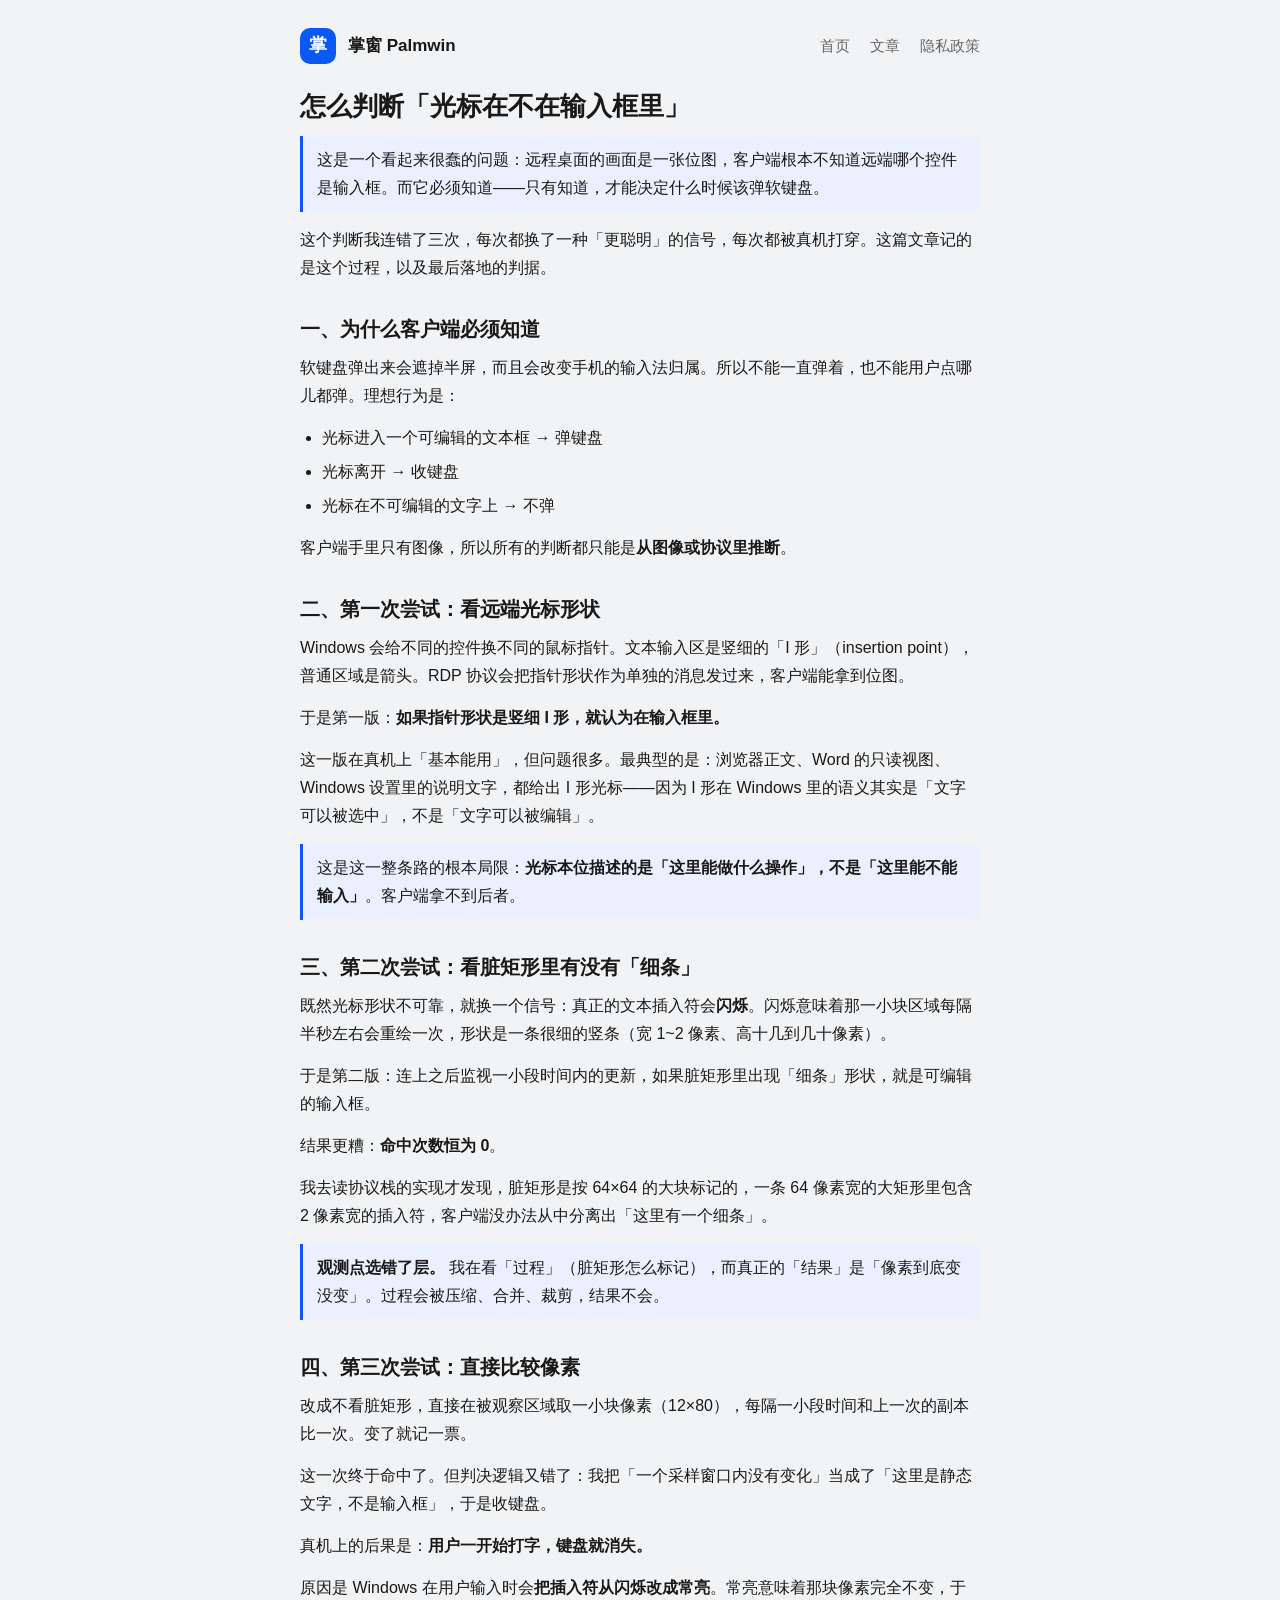
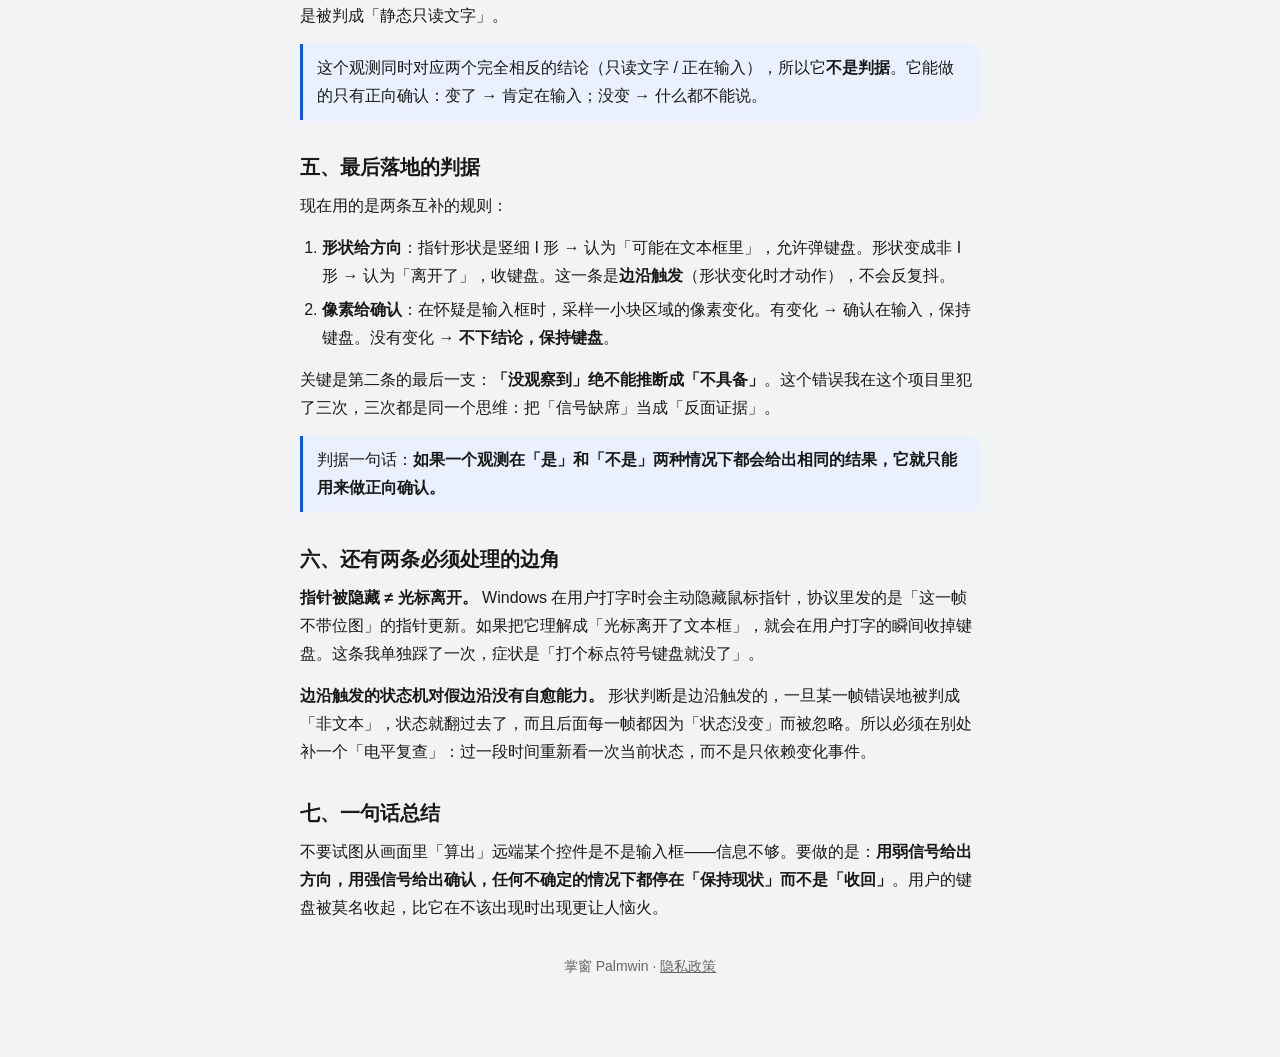
<file: blog/cursor-and-editable-field.html>
<!DOCTYPE html>
<html lang="zh-CN">
<head>
<meta charset="UTF-8">
<meta name="viewport" content="width=device-width, initial-scale=1">
<title>怎么判断「光标在不在输入框里」 — 掌窗</title>
<meta name="description" content="这是一个看起来很蠢的问题：远程桌面的画面是一张位图，客户端根本不知道远端哪个控件是输入框。而它必须知道——只有知道，才能决定什么时候该弹软键盘。">
<link rel="stylesheet" href="../assets/style.css">
</head>
<body>

<header class="site">
  <div class="logo">掌</div>
  <div class="name">掌窗 Palmwin</div>
  <nav>
    <a href="../index.html">首页</a>
    <a href="../blog/">文章</a>
    <a href="../privacy-policy.html">隐私政策</a>
  </nav>
</header>

<div class="wrap">

<h1>怎么判断「光标在不在输入框里」</h1>
<blockquote><p>这是一个看起来很蠢的问题：远程桌面的画面是一张位图，客户端根本不知道远端哪个控件是输入框。而它必须知道——只有知道，才能决定什么时候该弹软键盘。</p></blockquote>
<p>这个判断我连错了三次，每次都换了一种「更聪明」的信号，每次都被真机打穿。这篇文章记的是这个过程，以及最后落地的判据。</p>
<h2>一、为什么客户端必须知道</h2>
<p>软键盘弹出来会遮掉半屏，而且会改变手机的输入法归属。所以不能一直弹着，也不能用户点哪儿都弹。理想行为是：</p>
<ul>
<li>光标进入一个可编辑的文本框 → 弹键盘</li>
<li>光标离开 → 收键盘</li>
<li>光标在不可编辑的文字上 → 不弹</li>
</ul>
<p>客户端手里只有图像，所以所有的判断都只能是<strong>从图像或协议里推断</strong>。</p>
<h2>二、第一次尝试：看远端光标形状</h2>
<p>Windows 会给不同的控件换不同的鼠标指针。文本输入区是竖细的「I 形」（insertion point），普通区域是箭头。RDP 协议会把指针形状作为单独的消息发过来，客户端能拿到位图。</p>
<p>于是第一版：<strong>如果指针形状是竖细 I 形，就认为在输入框里。</strong></p>
<p>这一版在真机上「基本能用」，但问题很多。最典型的是：浏览器正文、Word 的只读视图、Windows 设置里的说明文字，都给出 I 形光标——因为 I 形在 Windows 里的语义其实是「文字可以被选中」，不是「文字可以被编辑」。</p>
<blockquote><p>这是这一整条路的根本局限：<strong>光标本位描述的是「这里能做什么操作」，不是「这里能不能输入」</strong>。客户端拿不到后者。</p></blockquote>
<h2>三、第二次尝试：看脏矩形里有没有「细条」</h2>
<p>既然光标形状不可靠，就换一个信号：真正的文本插入符会<strong>闪烁</strong>。闪烁意味着那一小块区域每隔半秒左右会重绘一次，形状是一条很细的竖条（宽 1~2 像素、高十几到几十像素）。</p>
<p>于是第二版：连上之后监视一小段时间内的更新，如果脏矩形里出现「细条」形状，就是可编辑的输入框。</p>
<p>结果更糟：<strong>命中次数恒为 0</strong>。</p>
<p>我去读协议栈的实现才发现，脏矩形是按 64×64 的大块标记的，一条 64 像素宽的大矩形里包含 2 像素宽的插入符，客户端没办法从中分离出「这里有一个细条」。</p>
<blockquote><p><strong>观测点选错了层。</strong> 我在看「过程」（脏矩形怎么标记），而真正的「结果」是「像素到底变没变」。过程会被压缩、合并、裁剪，结果不会。</p></blockquote>
<h2>四、第三次尝试：直接比较像素</h2>
<p>改成不看脏矩形，直接在被观察区域取一小块像素（12×80），每隔一小段时间和上一次的副本比一次。变了就记一票。</p>
<p>这一次终于命中了。但判决逻辑又错了：我把「一个采样窗口内没有变化」当成了「这里是静态文字，不是输入框」，于是收键盘。</p>
<p>真机上的后果是：<strong>用户一开始打字，键盘就消失。</strong></p>
<p>原因是 Windows 在用户输入时会<strong>把插入符从闪烁改成常亮</strong>。常亮意味着那块像素完全不变，于是被判成「静态只读文字」。</p>
<blockquote><p>这个观测同时对应两个完全相反的结论（只读文字 / 正在输入），所以它<strong>不是判据</strong>。它能做的只有正向确认：变了 → 肯定在输入；没变 → 什么都不能说。</p></blockquote>
<h2>五、最后落地的判据</h2>
<p>现在用的是两条互补的规则：</p>
<ol>
<li><strong>形状给方向</strong>：指针形状是竖细 I 形 → 认为「可能在文本框里」，允许弹键盘。形状变成非 I 形 → 认为「离开了」，收键盘。这一条是<strong>边沿触发</strong>（形状变化时才动作），不会反复抖。</li>
<li><strong>像素给确认</strong>：在怀疑是输入框时，采样一小块区域的像素变化。有变化 → 确认在输入，保持键盘。没有变化 → <strong>不下结论，保持键盘</strong>。</li>
</ol>
<p>关键是第二条的最后一支：<strong>「没观察到」绝不能推断成「不具备」</strong>。这个错误我在这个项目里犯了三次，三次都是同一个思维：把「信号缺席」当成「反面证据」。</p>
<blockquote><p>判据一句话：<strong>如果一个观测在「是」和「不是」两种情况下都会给出相同的结果，它就只能用来做正向确认。</strong></p></blockquote>
<h2>六、还有两条必须处理的边角</h2>
<p><strong>指针被隐藏 ≠ 光标离开。</strong> Windows 在用户打字时会主动隐藏鼠标指针，协议里发的是「这一帧不带位图」的指针更新。如果把它理解成「光标离开了文本框」，就会在用户打字的瞬间收掉键盘。这条我单独踩了一次，症状是「打个标点符号键盘就没了」。</p>
<p><strong>边沿触发的状态机对假边沿没有自愈能力。</strong> 形状判断是边沿触发的，一旦某一帧错误地被判成「非文本」，状态就翻过去了，而且后面每一帧都因为「状态没变」而被忽略。所以必须在别处补一个「电平复查」：过一段时间重新看一次当前状态，而不是只依赖变化事件。</p>
<h2>七、一句话总结</h2>
<p>不要试图从画面里「算出」远端某个控件是不是输入框——信息不够。要做的是：<strong>用弱信号给出方向，用强信号给出确认，任何不确定的情况下都停在「保持现状」而不是「收回」</strong>。用户的键盘被莫名收起，比它在不该出现时出现更让人恼火。</p>

</div>

<footer class="site"><p>掌窗 Palmwin · <a href="../privacy-policy.html">隐私政策</a></p></footer>

</body>
</html>
</file>
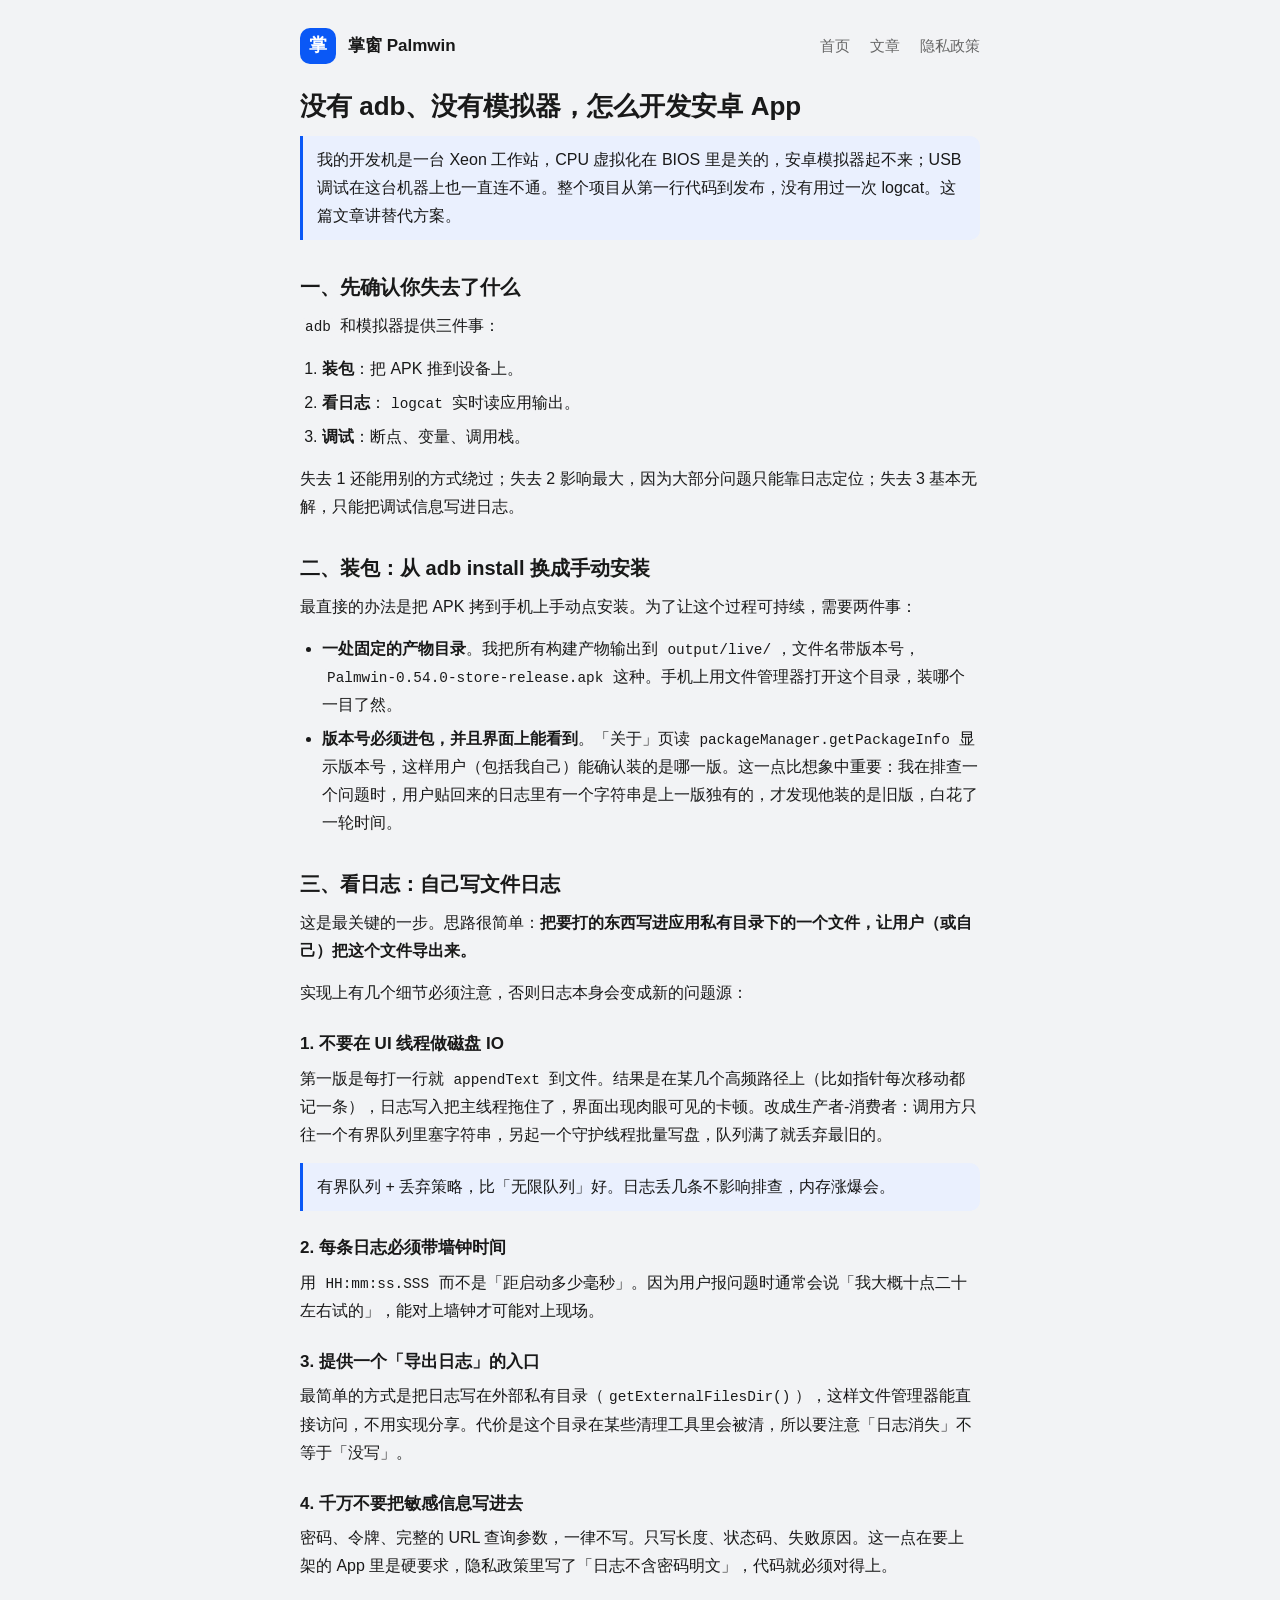
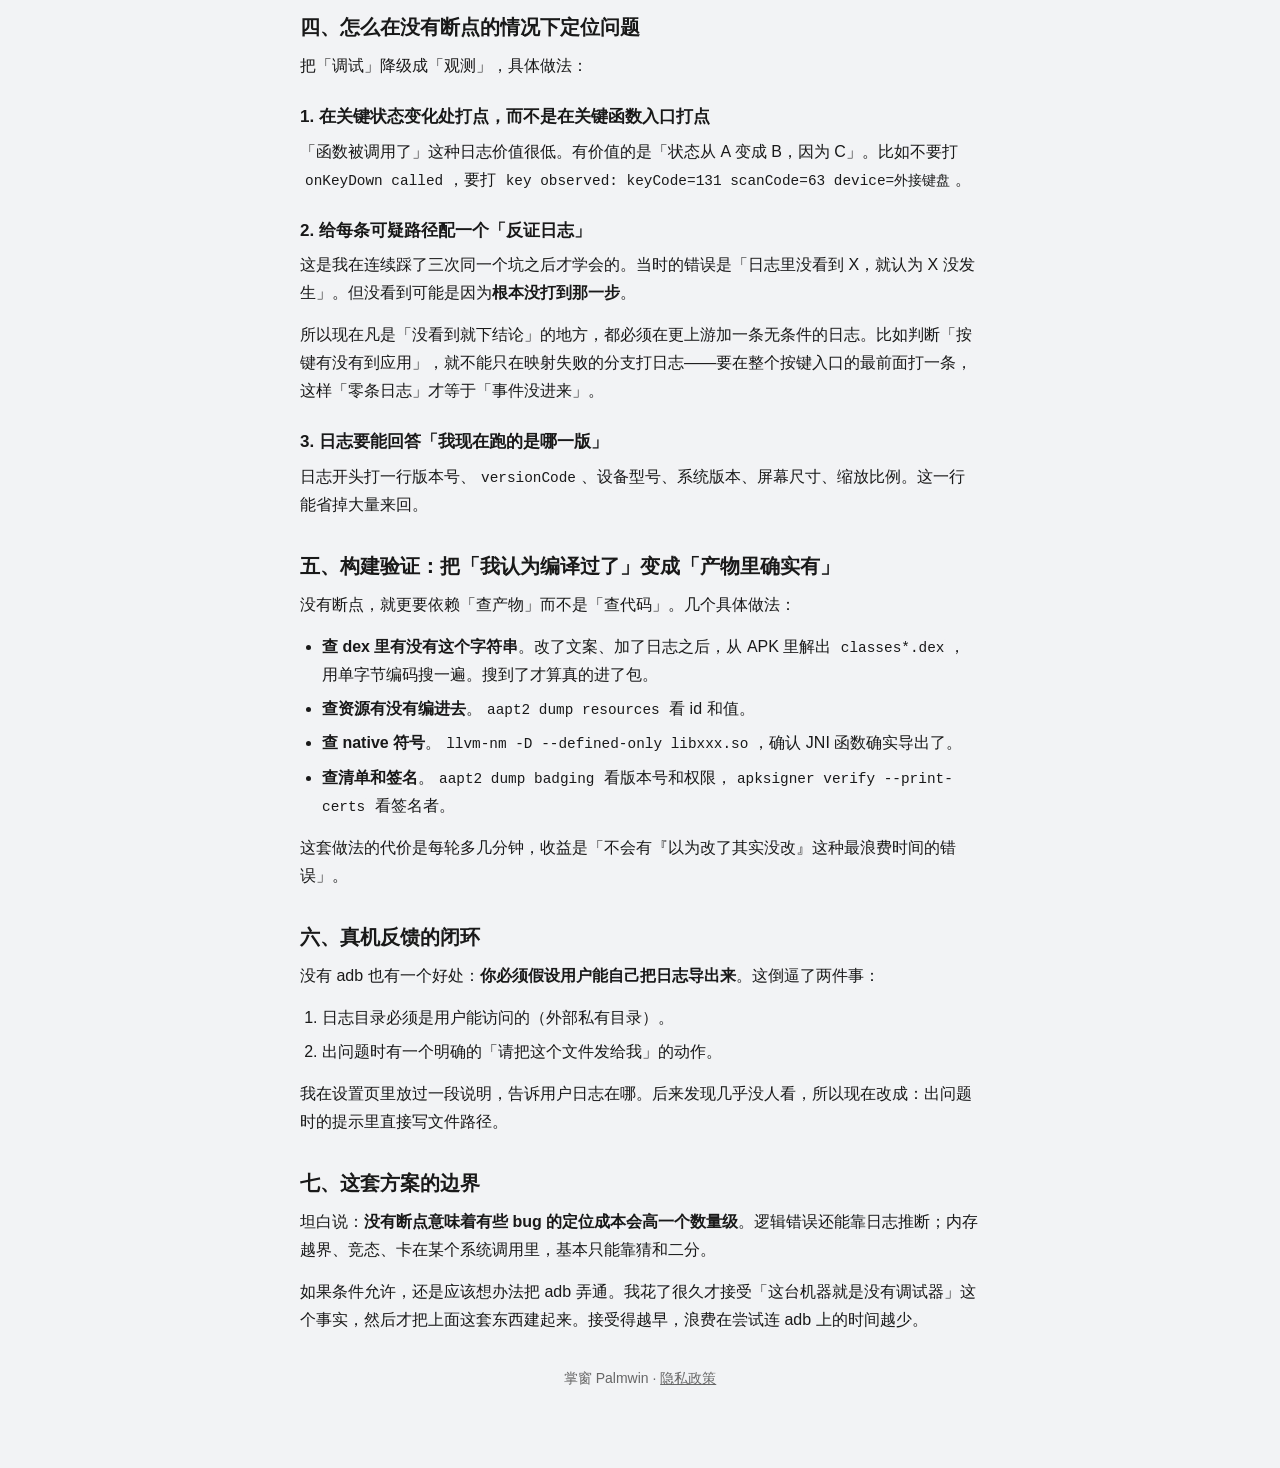
<file: blog/debug-android-without-adb.html>
<!DOCTYPE html>
<html lang="zh-CN">
<head>
<meta charset="UTF-8">
<meta name="viewport" content="width=device-width, initial-scale=1">
<title>没有 adb、没有模拟器，怎么开发安卓 App — 掌窗</title>
<meta name="description" content="我的开发机是一台 Xeon 工作站，CPU 虚拟化在 BIOS 里是关的，安卓模拟器起不来；USB 调试在这台机器上也一直连不通。整个项目从第一行代码到发布，没有用过一次 logcat。这篇文章讲替代方案。">
<link rel="stylesheet" href="../assets/style.css">
</head>
<body>

<header class="site">
  <div class="logo">掌</div>
  <div class="name">掌窗 Palmwin</div>
  <nav>
    <a href="../index.html">首页</a>
    <a href="../blog/">文章</a>
    <a href="../privacy-policy.html">隐私政策</a>
  </nav>
</header>

<div class="wrap">

<h1>没有 adb、没有模拟器，怎么开发安卓 App</h1>
<blockquote><p>我的开发机是一台 Xeon 工作站，CPU 虚拟化在 BIOS 里是关的，安卓模拟器起不来；USB 调试在这台机器上也一直连不通。整个项目从第一行代码到发布，没有用过一次 logcat。这篇文章讲替代方案。</p></blockquote>
<h2>一、先确认你失去了什么</h2>
<p><code>adb</code> 和模拟器提供三件事：</p>
<ol>
<li><strong>装包</strong>：把 APK 推到设备上。</li>
<li><strong>看日志</strong>：<code>logcat</code> 实时读应用输出。</li>
<li><strong>调试</strong>：断点、变量、调用栈。</li>
</ol>
<p>失去 1 还能用别的方式绕过；失去 2 影响最大，因为大部分问题只能靠日志定位；失去 3 基本无解，只能把调试信息写进日志。</p>
<h2>二、装包：从 adb install 换成手动安装</h2>
<p>最直接的办法是把 APK 拷到手机上手动点安装。为了让这个过程可持续，需要两件事：</p>
<ul>
<li><strong>一处固定的产物目录</strong>。我把所有构建产物输出到 <code>output/live/</code>，文件名带版本号，<code>Palmwin-0.54.0-store-release.apk</code> 这种。手机上用文件管理器打开这个目录，装哪个一目了然。</li>
<li><strong>版本号必须进包，并且界面上能看到</strong>。「关于」页读 <code>packageManager.getPackageInfo</code> 显示版本号，这样用户（包括我自己）能确认装的是哪一版。这一点比想象中重要：我在排查一个问题时，用户贴回来的日志里有一个字符串是上一版独有的，才发现他装的是旧版，白花了一轮时间。</li>
</ul>
<h2>三、看日志：自己写文件日志</h2>
<p>这是最关键的一步。思路很简单：<strong>把要打的东西写进应用私有目录下的一个文件，让用户（或自己）把这个文件导出来。</strong></p>
<p>实现上有几个细节必须注意，否则日志本身会变成新的问题源：</p>
<h3>1. 不要在 UI 线程做磁盘 IO</h3>
<p>第一版是每打一行就 <code>appendText</code> 到文件。结果是在某几个高频路径上（比如指针每次移动都记一条），日志写入把主线程拖住了，界面出现肉眼可见的卡顿。改成生产者-消费者：调用方只往一个有界队列里塞字符串，另起一个守护线程批量写盘，队列满了就丢弃最旧的。</p>
<blockquote><p>有界队列 + 丢弃策略，比「无限队列」好。日志丢几条不影响排查，内存涨爆会。</p></blockquote>
<h3>2. 每条日志必须带墙钟时间</h3>
<p>用 <code>HH:mm:ss.SSS</code> 而不是「距启动多少毫秒」。因为用户报问题时通常会说「我大概十点二十左右试的」，能对上墙钟才可能对上现场。</p>
<h3>3. 提供一个「导出日志」的入口</h3>
<p>最简单的方式是把日志写在外部私有目录（<code>getExternalFilesDir()</code>），这样文件管理器能直接访问，不用实现分享。代价是这个目录在某些清理工具里会被清，所以要注意「日志消失」不等于「没写」。</p>
<h3>4. 千万不要把敏感信息写进去</h3>
<p>密码、令牌、完整的 URL 查询参数，一律不写。只写长度、状态码、失败原因。这一点在要上架的 App 里是硬要求，隐私政策里写了「日志不含密码明文」，代码就必须对得上。</p>
<h2>四、怎么在没有断点的情况下定位问题</h2>
<p>把「调试」降级成「观测」，具体做法：</p>
<h3>1. 在关键状态变化处打点，而不是在关键函数入口打点</h3>
<p>「函数被调用了」这种日志价值很低。有价值的是「状态从 A 变成 B，因为 C」。比如不要打 <code>onKeyDown called</code>，要打 <code>key observed: keyCode=131 scanCode=63 device=外接键盘</code>。</p>
<h3>2. 给每条可疑路径配一个「反证日志」</h3>
<p>这是我在连续踩了三次同一个坑之后才学会的。当时的错误是「日志里没看到 X，就认为 X 没发生」。但没看到可能是因为<strong>根本没打到那一步</strong>。</p>
<p>所以现在凡是「没看到就下结论」的地方，都必须在更上游加一条无条件的日志。比如判断「按键有没有到应用」，就不能只在映射失败的分支打日志——要在整个按键入口的最前面打一条，这样「零条日志」才等于「事件没进来」。</p>
<h3>3. 日志要能回答「我现在跑的是哪一版」</h3>
<p>日志开头打一行版本号、<code>versionCode</code>、设备型号、系统版本、屏幕尺寸、缩放比例。这一行能省掉大量来回。</p>
<h2>五、构建验证：把「我认为编译过了」变成「产物里确实有」</h2>
<p>没有断点，就更要依赖「查产物」而不是「查代码」。几个具体做法：</p>
<ul>
<li><strong>查 dex 里有没有这个字符串</strong>。改了文案、加了日志之后，从 APK 里解出 <code>classes*.dex</code>，用单字节编码搜一遍。搜到了才算真的进了包。</li>
<li><strong>查资源有没有编进去</strong>。<code>aapt2 dump resources</code> 看 id 和值。</li>
<li><strong>查 native 符号</strong>。<code>llvm-nm -D --defined-only libxxx.so</code>，确认 JNI 函数确实导出了。</li>
<li><strong>查清单和签名</strong>。<code>aapt2 dump badging</code> 看版本号和权限，<code>apksigner verify --print-certs</code> 看签名者。</li>
</ul>
<p>这套做法的代价是每轮多几分钟，收益是「不会有『以为改了其实没改』这种最浪费时间的错误」。</p>
<h2>六、真机反馈的闭环</h2>
<p>没有 adb 也有一个好处：<strong>你必须假设用户能自己把日志导出来</strong>。这倒逼了两件事：</p>
<ol>
<li>日志目录必须是用户能访问的（外部私有目录）。</li>
<li>出问题时有一个明确的「请把这个文件发给我」的动作。</li>
</ol>
<p>我在设置页里放过一段说明，告诉用户日志在哪。后来发现几乎没人看，所以现在改成：出问题时的提示里直接写文件路径。</p>
<h2>七、这套方案的边界</h2>
<p>坦白说：<strong>没有断点意味着有些 bug 的定位成本会高一个数量级</strong>。逻辑错误还能靠日志推断；内存越界、竞态、卡在某个系统调用里，基本只能靠猜和二分。</p>
<p>如果条件允许，还是应该想办法把 adb 弄通。我花了很久才接受「这台机器就是没有调试器」这个事实，然后才把上面这套东西建起来。接受得越早，浪费在尝试连 adb 上的时间越少。</p>

</div>

<footer class="site"><p>掌窗 Palmwin · <a href="../privacy-policy.html">隐私政策</a></p></footer>

</body>
</html>
</file>
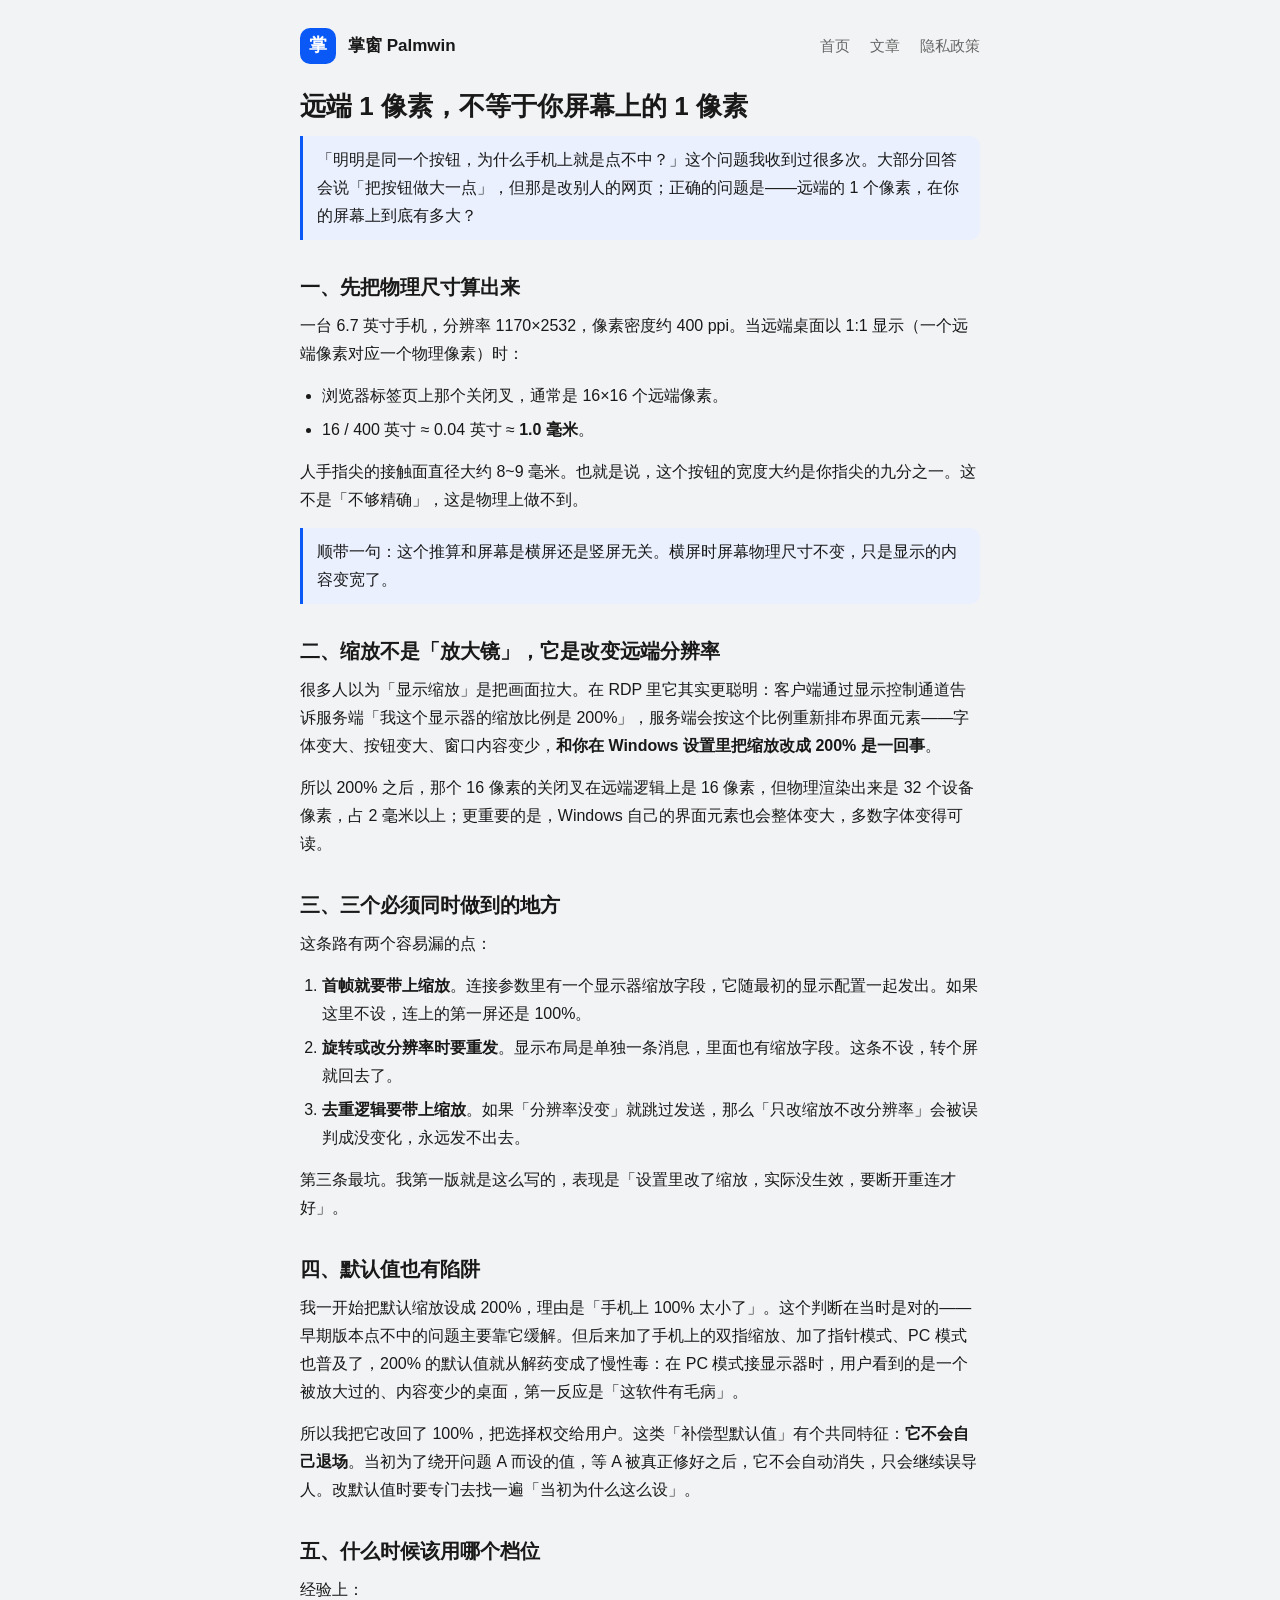
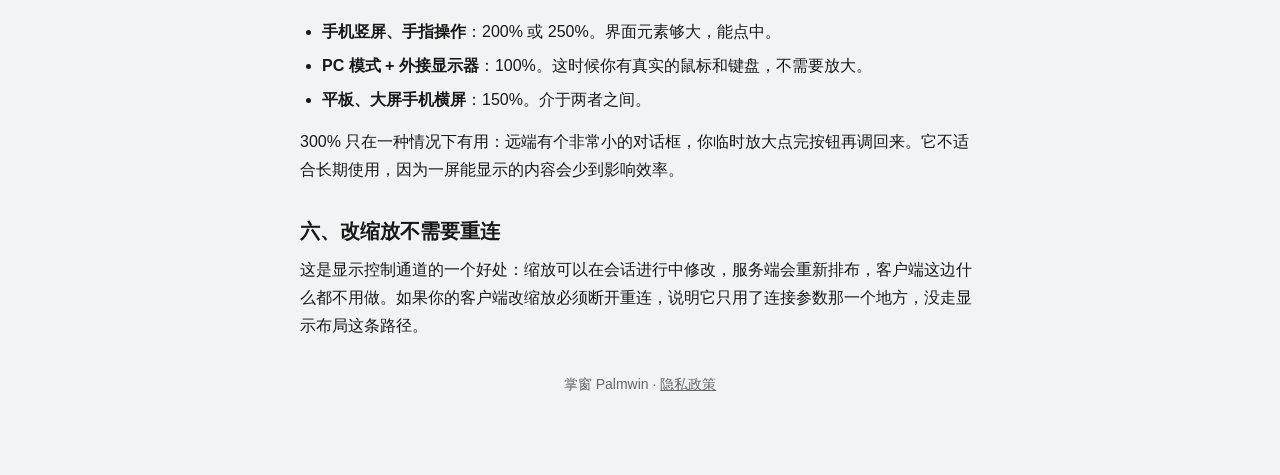
<file: blog/display-scale.html>
<!DOCTYPE html>
<html lang="zh-CN">
<head>
<meta charset="UTF-8">
<meta name="viewport" content="width=device-width, initial-scale=1">
<title>远端 1 像素，不等于你屏幕上的 1 像素 — 掌窗</title>
<meta name="description" content="「明明是同一个按钮，为什么手机上就是点不中？」这个问题我收到过很多次。大部分回答会说「把按钮做大一点」，但那是改别人的网页；正确的问题是——远端的 1 个像素，在你的屏幕上到底有多大？">
<link rel="stylesheet" href="../assets/style.css">
</head>
<body>

<header class="site">
  <div class="logo">掌</div>
  <div class="name">掌窗 Palmwin</div>
  <nav>
    <a href="../index.html">首页</a>
    <a href="../blog/">文章</a>
    <a href="../privacy-policy.html">隐私政策</a>
  </nav>
</header>

<div class="wrap">

<h1>远端 1 像素，不等于你屏幕上的 1 像素</h1>
<blockquote><p>「明明是同一个按钮，为什么手机上就是点不中？」这个问题我收到过很多次。大部分回答会说「把按钮做大一点」，但那是改别人的网页；正确的问题是——远端的 1 个像素，在你的屏幕上到底有多大？</p></blockquote>
<h2>一、先把物理尺寸算出来</h2>
<p>一台 6.7 英寸手机，分辨率 1170×2532，像素密度约 400 ppi。当远端桌面以 1:1 显示（一个远端像素对应一个物理像素）时：</p>
<ul>
<li>浏览器标签页上那个关闭叉，通常是 16×16 个远端像素。</li>
<li>16 / 400 英寸 ≈ 0.04 英寸 ≈ <strong>1.0 毫米</strong>。</li>
</ul>
<p>人手指尖的接触面直径大约 8~9 毫米。也就是说，这个按钮的宽度大约是你指尖的九分之一。这不是「不够精确」，这是物理上做不到。</p>
<blockquote><p>顺带一句：这个推算和屏幕是横屏还是竖屏无关。横屏时屏幕物理尺寸不变，只是显示的内容变宽了。</p></blockquote>
<h2>二、缩放不是「放大镜」，它是改变远端分辨率</h2>
<p>很多人以为「显示缩放」是把画面拉大。在 RDP 里它其实更聪明：客户端通过显示控制通道告诉服务端「我这个显示器的缩放比例是 200%」，服务端会按这个比例重新排布界面元素——字体变大、按钮变大、窗口内容变少，<strong>和你在 Windows 设置里把缩放改成 200% 是一回事</strong>。</p>
<p>所以 200% 之后，那个 16 像素的关闭叉在远端逻辑上是 16 像素，但物理渲染出来是 32 个设备像素，占 2 毫米以上；更重要的是，Windows 自己的界面元素也会整体变大，多数字体变得可读。</p>
<h2>三、三个必须同时做到的地方</h2>
<p>这条路有两个容易漏的点：</p>
<ol>
<li><strong>首帧就要带上缩放</strong>。连接参数里有一个显示器缩放字段，它随最初的显示配置一起发出。如果这里不设，连上的第一屏还是 100%。</li>
<li><strong>旋转或改分辨率时要重发</strong>。显示布局是单独一条消息，里面也有缩放字段。这条不设，转个屏就回去了。</li>
<li><strong>去重逻辑要带上缩放</strong>。如果「分辨率没变」就跳过发送，那么「只改缩放不改分辨率」会被误判成没变化，永远发不出去。</li>
</ol>
<p>第三条最坑。我第一版就是这么写的，表现是「设置里改了缩放，实际没生效，要断开重连才好」。</p>
<h2>四、默认值也有陷阱</h2>
<p>我一开始把默认缩放设成 200%，理由是「手机上 100% 太小了」。这个判断在当时是对的——早期版本点不中的问题主要靠它缓解。但后来加了手机上的双指缩放、加了指针模式、PC 模式也普及了，200% 的默认值就从解药变成了慢性毒：在 PC 模式接显示器时，用户看到的是一个被放大过的、内容变少的桌面，第一反应是「这软件有毛病」。</p>
<p>所以我把它改回了 100%，把选择权交给用户。这类「补偿型默认值」有个共同特征：<strong>它不会自己退场</strong>。当初为了绕开问题 A 而设的值，等 A 被真正修好之后，它不会自动消失，只会继续误导人。改默认值时要专门去找一遍「当初为什么这么设」。</p>
<h2>五、什么时候该用哪个档位</h2>
<p>经验上：</p>
<ul>
<li><strong>手机竖屏、手指操作</strong>：200% 或 250%。界面元素够大，能点中。</li>
<li><strong>PC 模式 + 外接显示器</strong>：100%。这时候你有真实的鼠标和键盘，不需要放大。</li>
<li><strong>平板、大屏手机横屏</strong>：150%。介于两者之间。</li>
</ul>
<p>300% 只在一种情况下有用：远端有个非常小的对话框，你临时放大点完按钮再调回来。它不适合长期使用，因为一屏能显示的内容会少到影响效率。</p>
<h2>六、改缩放不需要重连</h2>
<p>这是显示控制通道的一个好处：缩放可以在会话进行中修改，服务端会重新排布，客户端这边什么都不用做。如果你的客户端改缩放必须断开重连，说明它只用了连接参数那一个地方，没走显示布局这条路径。</p>

</div>

<footer class="site"><p>掌窗 Palmwin · <a href="../privacy-policy.html">隐私政策</a></p></footer>

</body>
</html>
</file>
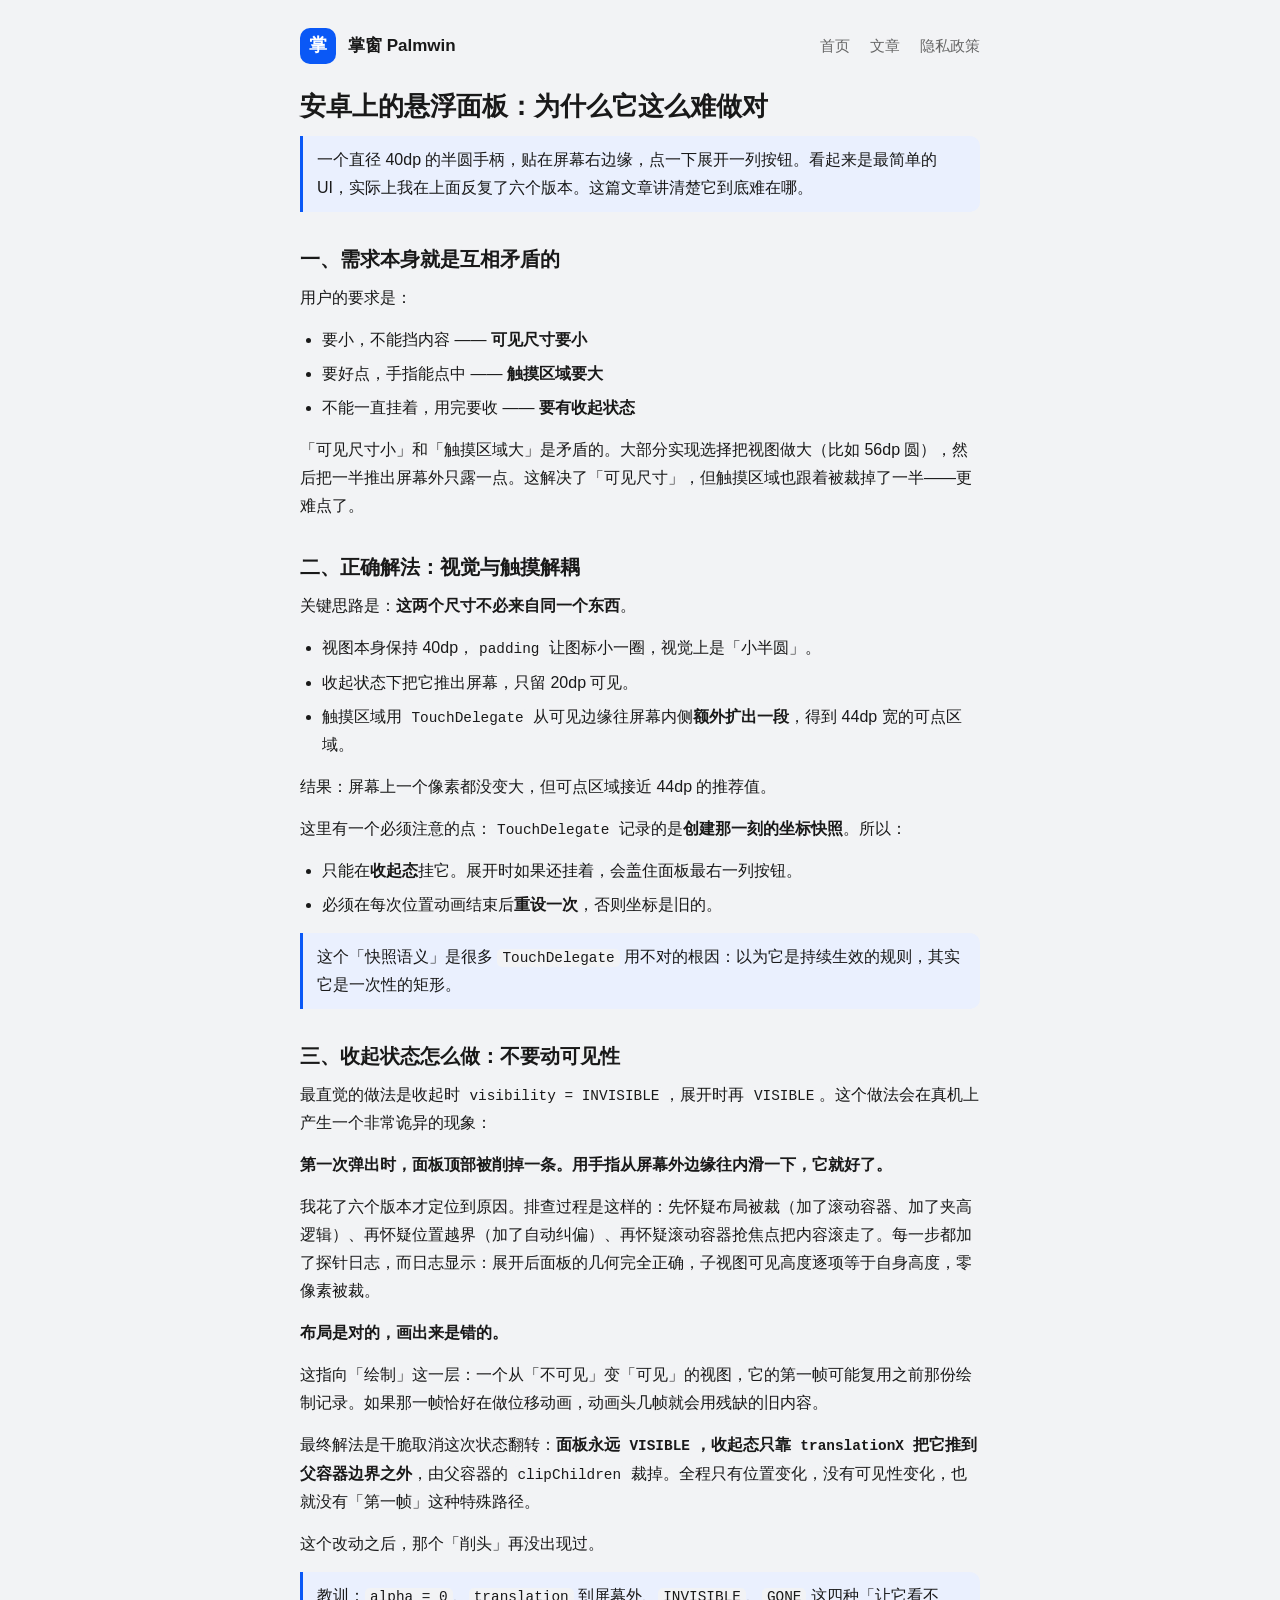
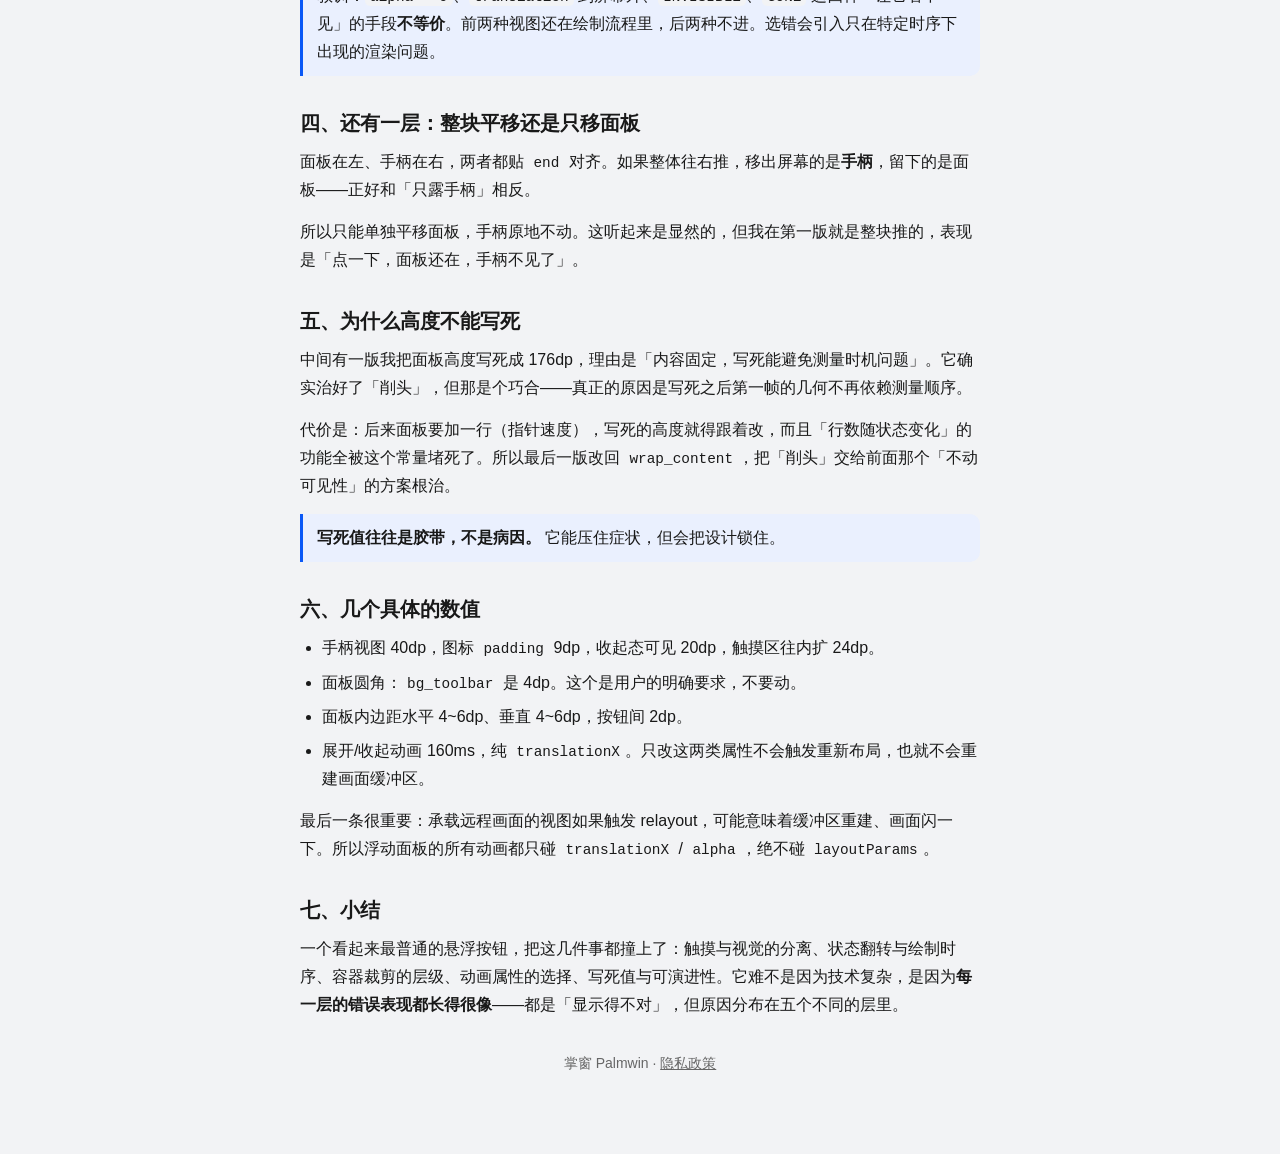
<file: blog/floating-panel-on-android.html>
<!DOCTYPE html>
<html lang="zh-CN">
<head>
<meta charset="UTF-8">
<meta name="viewport" content="width=device-width, initial-scale=1">
<title>安卓上的悬浮面板：为什么它这么难做对 — 掌窗</title>
<meta name="description" content="一个直径 40dp 的半圆手柄，贴在屏幕右边缘，点一下展开一列按钮。看起来是最简单的 UI，实际上我在上面反复了六个版本。这篇文章讲清楚它到底难在哪。">
<link rel="stylesheet" href="../assets/style.css">
</head>
<body>

<header class="site">
  <div class="logo">掌</div>
  <div class="name">掌窗 Palmwin</div>
  <nav>
    <a href="../index.html">首页</a>
    <a href="../blog/">文章</a>
    <a href="../privacy-policy.html">隐私政策</a>
  </nav>
</header>

<div class="wrap">

<h1>安卓上的悬浮面板：为什么它这么难做对</h1>
<blockquote><p>一个直径 40dp 的半圆手柄，贴在屏幕右边缘，点一下展开一列按钮。看起来是最简单的 UI，实际上我在上面反复了六个版本。这篇文章讲清楚它到底难在哪。</p></blockquote>
<h2>一、需求本身就是互相矛盾的</h2>
<p>用户的要求是：</p>
<ul>
<li>要小，不能挡内容 —— <strong>可见尺寸要小</strong></li>
<li>要好点，手指能点中 —— <strong>触摸区域要大</strong></li>
<li>不能一直挂着，用完要收 —— <strong>要有收起状态</strong></li>
</ul>
<p>「可见尺寸小」和「触摸区域大」是矛盾的。大部分实现选择把视图做大（比如 56dp 圆），然后把一半推出屏幕外只露一点。这解决了「可见尺寸」，但触摸区域也跟着被裁掉了一半——更难点了。</p>
<h2>二、正确解法：视觉与触摸解耦</h2>
<p>关键思路是：<strong>这两个尺寸不必来自同一个东西</strong>。</p>
<ul>
<li>视图本身保持 40dp，<code>padding</code> 让图标小一圈，视觉上是「小半圆」。</li>
<li>收起状态下把它推出屏幕，只留 20dp 可见。</li>
<li>触摸区域用 <code>TouchDelegate</code> 从可见边缘往屏幕内侧<strong>额外扩出一段</strong>，得到 44dp 宽的可点区域。</li>
</ul>
<p>结果：屏幕上一个像素都没变大，但可点区域接近 44dp 的推荐值。</p>
<p>这里有一个必须注意的点：<code>TouchDelegate</code> 记录的是<strong>创建那一刻的坐标快照</strong>。所以：</p>
<ul>
<li>只能在<strong>收起态</strong>挂它。展开时如果还挂着，会盖住面板最右一列按钮。</li>
<li>必须在每次位置动画结束后<strong>重设一次</strong>，否则坐标是旧的。</li>
</ul>
<blockquote><p>这个「快照语义」是很多 <code>TouchDelegate</code> 用不对的根因：以为它是持续生效的规则，其实它是一次性的矩形。</p></blockquote>
<h2>三、收起状态怎么做：不要动可见性</h2>
<p>最直觉的做法是收起时 <code>visibility = INVISIBLE</code>，展开时再 <code>VISIBLE</code>。这个做法会在真机上产生一个非常诡异的现象：</p>
<p><strong>第一次弹出时，面板顶部被削掉一条。用手指从屏幕外边缘往内滑一下，它就好了。</strong></p>
<p>我花了六个版本才定位到原因。排查过程是这样的：先怀疑布局被裁（加了滚动容器、加了夹高逻辑）、再怀疑位置越界（加了自动纠偏）、再怀疑滚动容器抢焦点把内容滚走了。每一步都加了探针日志，而日志显示：展开后面板的几何完全正确，子视图可见高度逐项等于自身高度，零像素被裁。</p>
<p><strong>布局是对的，画出来是错的。</strong></p>
<p>这指向「绘制」这一层：一个从「不可见」变「可见」的视图，它的第一帧可能复用之前那份绘制记录。如果那一帧恰好在做位移动画，动画头几帧就会用残缺的旧内容。</p>
<p>最终解法是干脆取消这次状态翻转：<strong>面板永远 <code>VISIBLE</code>，收起态只靠 <code>translationX</code> 把它推到父容器边界之外</strong>，由父容器的 <code>clipChildren</code> 裁掉。全程只有位置变化，没有可见性变化，也就没有「第一帧」这种特殊路径。</p>
<p>这个改动之后，那个「削头」再没出现过。</p>
<blockquote><p>教训：<code>alpha = 0</code>、<code>translation</code> 到屏幕外、<code>INVISIBLE</code>、<code>GONE</code> 这四种「让它看不见」的手段<strong>不等价</strong>。前两种视图还在绘制流程里，后两种不进。选错会引入只在特定时序下出现的渲染问题。</p></blockquote>
<h2>四、还有一层：整块平移还是只移面板</h2>
<p>面板在左、手柄在右，两者都贴 <code>end</code> 对齐。如果整体往右推，移出屏幕的是<strong>手柄</strong>，留下的是面板——正好和「只露手柄」相反。</p>
<p>所以只能单独平移面板，手柄原地不动。这听起来是显然的，但我在第一版就是整块推的，表现是「点一下，面板还在，手柄不见了」。</p>
<h2>五、为什么高度不能写死</h2>
<p>中间有一版我把面板高度写死成 176dp，理由是「内容固定，写死能避免测量时机问题」。它确实治好了「削头」，但那是个巧合——真正的原因是写死之后第一帧的几何不再依赖测量顺序。</p>
<p>代价是：后来面板要加一行（指针速度），写死的高度就得跟着改，而且「行数随状态变化」的功能全被这个常量堵死了。所以最后一版改回 <code>wrap_content</code>，把「削头」交给前面那个「不动可见性」的方案根治。</p>
<blockquote><p><strong>写死值往往是胶带，不是病因。</strong> 它能压住症状，但会把设计锁住。</p></blockquote>
<h2>六、几个具体的数值</h2>
<ul>
<li>手柄视图 40dp，图标 <code>padding</code> 9dp，收起态可见 20dp，触摸区往内扩 24dp。</li>
<li>面板圆角：<code>bg_toolbar</code> 是 4dp。这个是用户的明确要求，不要动。</li>
<li>面板内边距水平 4~6dp、垂直 4~6dp，按钮间 2dp。</li>
<li>展开/收起动画 160ms，纯 <code>translationX</code>。只改这两类属性不会触发重新布局，也就不会重建画面缓冲区。</li>
</ul>
<p>最后一条很重要：承载远程画面的视图如果触发 relayout，可能意味着缓冲区重建、画面闪一下。所以浮动面板的所有动画都只碰 <code>translationX</code> / <code>alpha</code>，绝不碰 <code>layoutParams</code>。</p>
<h2>七、小结</h2>
<p>一个看起来最普通的悬浮按钮，把这几件事都撞上了：触摸与视觉的分离、状态翻转与绘制时序、容器裁剪的层级、动画属性的选择、写死值与可演进性。它难不是因为技术复杂，是因为<strong>每一层的错误表现都长得很像</strong>——都是「显示得不对」，但原因分布在五个不同的层里。</p>

</div>

<footer class="site"><p>掌窗 Palmwin · <a href="../privacy-policy.html">隐私政策</a></p></footer>

</body>
</html>
</file>
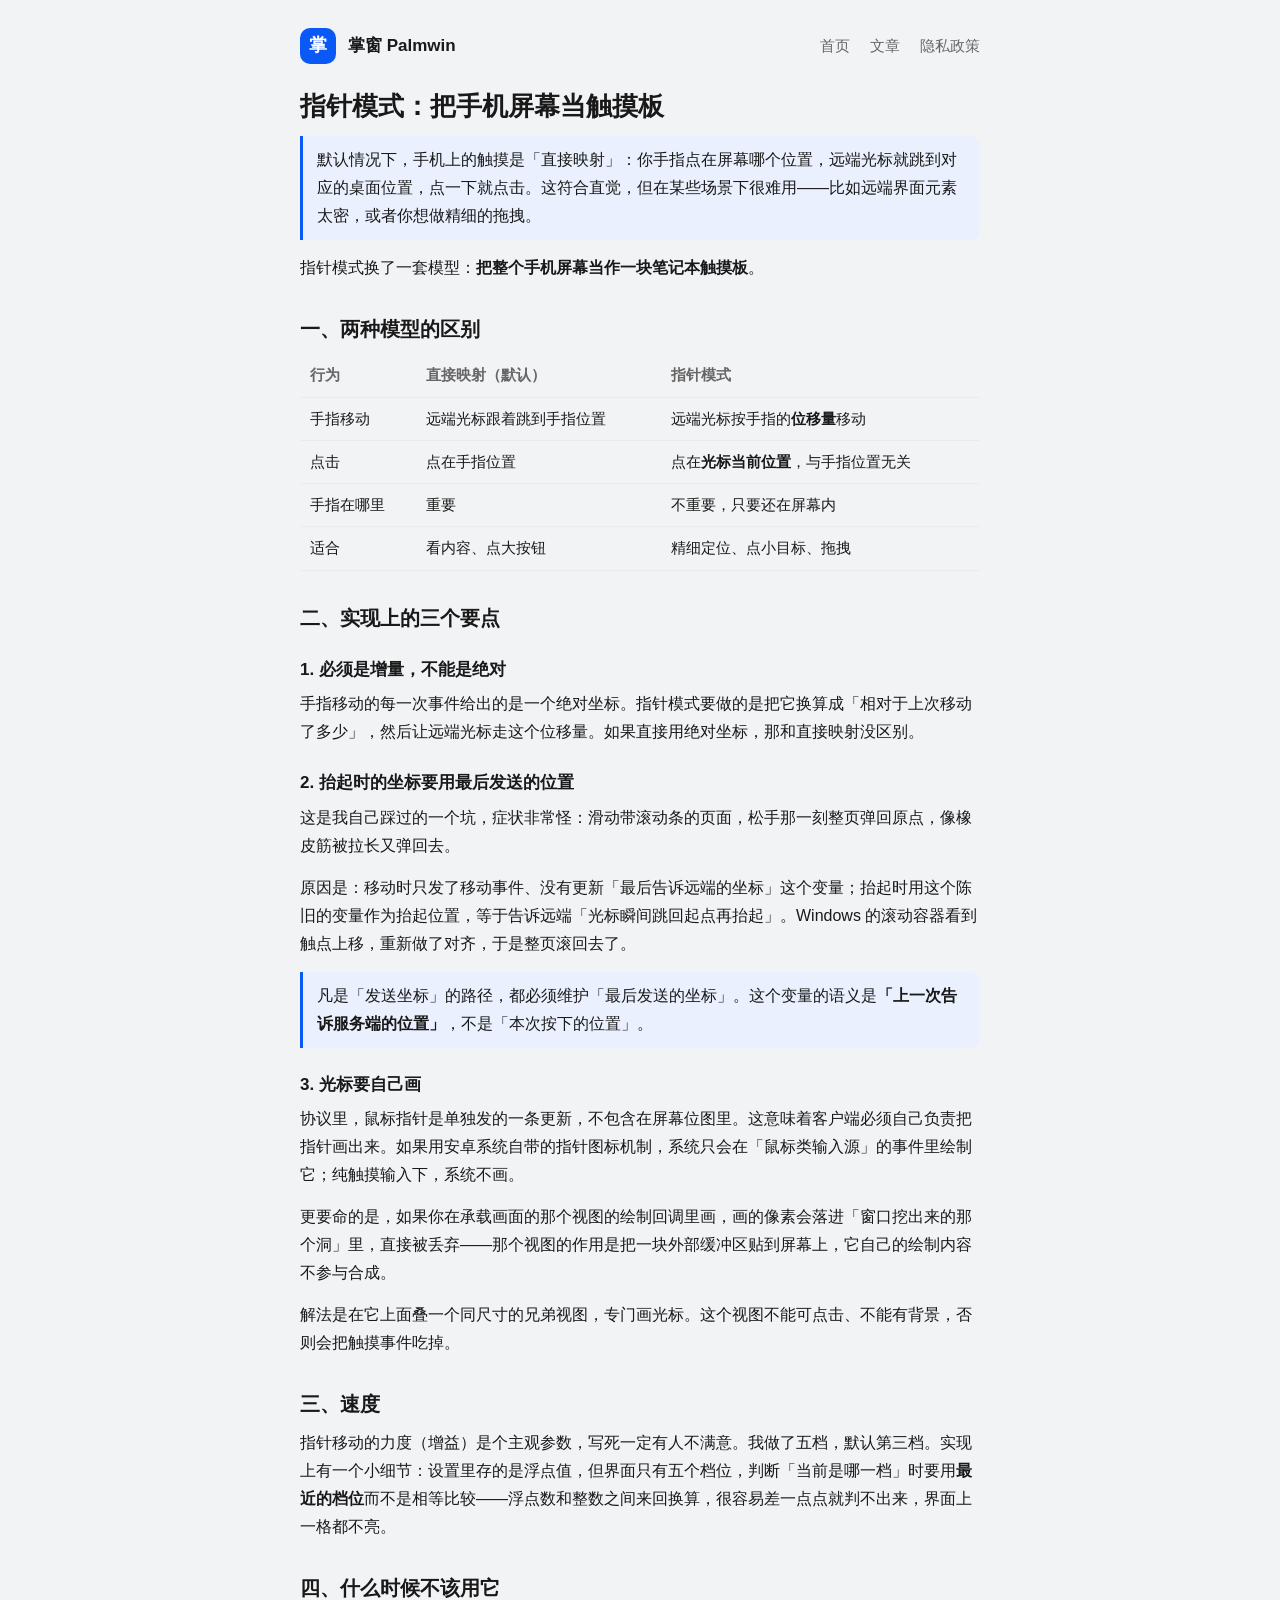
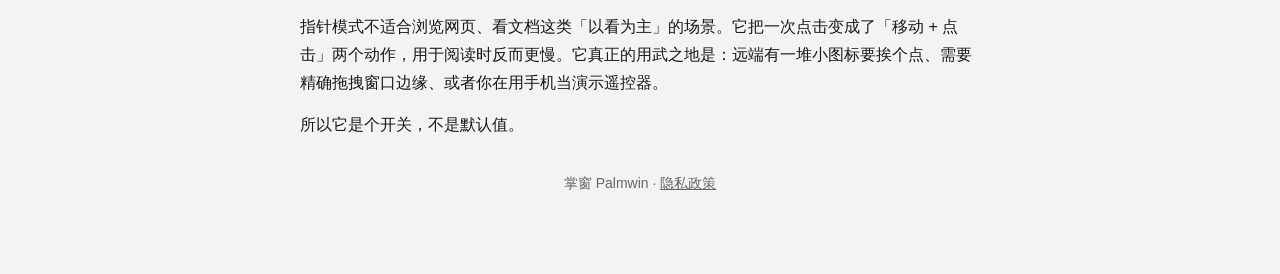
<file: blog/pointer-mode.html>
<!DOCTYPE html>
<html lang="zh-CN">
<head>
<meta charset="UTF-8">
<meta name="viewport" content="width=device-width, initial-scale=1">
<title>指针模式：把手机屏幕当触摸板 — 掌窗</title>
<meta name="description" content="默认情况下，手机上的触摸是「直接映射」：你手指点在屏幕哪个位置，远端光标就跳到对应的桌面位置，点一下就点击。这符合直觉，但在某些场景下很难用——比如远端界面元素太密，或者你想做精细的拖拽。">
<link rel="stylesheet" href="../assets/style.css">
</head>
<body>

<header class="site">
  <div class="logo">掌</div>
  <div class="name">掌窗 Palmwin</div>
  <nav>
    <a href="../index.html">首页</a>
    <a href="../blog/">文章</a>
    <a href="../privacy-policy.html">隐私政策</a>
  </nav>
</header>

<div class="wrap">

<h1>指针模式：把手机屏幕当触摸板</h1>
<blockquote><p>默认情况下，手机上的触摸是「直接映射」：你手指点在屏幕哪个位置，远端光标就跳到对应的桌面位置，点一下就点击。这符合直觉，但在某些场景下很难用——比如远端界面元素太密，或者你想做精细的拖拽。</p></blockquote>
<p>指针模式换了一套模型：<strong>把整个手机屏幕当作一块笔记本触摸板</strong>。</p>
<h2>一、两种模型的区别</h2>
<table><thead><tr><th>行为</th><th>直接映射（默认）</th><th>指针模式</th></tr></thead><tbody><tr><td>手指移动</td><td>远端光标跟着跳到手指位置</td><td>远端光标按手指的<strong>位移量</strong>移动</td></tr><tr><td>点击</td><td>点在手指位置</td><td>点在<strong>光标当前位置</strong>，与手指位置无关</td></tr><tr><td>手指在哪里</td><td>重要</td><td>不重要，只要还在屏幕内</td></tr><tr><td>适合</td><td>看内容、点大按钮</td><td>精细定位、点小目标、拖拽</td></tr></tbody></table>
<h2>二、实现上的三个要点</h2>
<h3>1. 必须是增量，不能是绝对</h3>
<p>手指移动的每一次事件给出的是一个绝对坐标。指针模式要做的是把它换算成「相对于上次移动了多少」，然后让远端光标走这个位移量。如果直接用绝对坐标，那和直接映射没区别。</p>
<h3>2. 抬起时的坐标要用最后发送的位置</h3>
<p>这是我自己踩过的一个坑，症状非常怪：滑动带滚动条的页面，松手那一刻整页弹回原点，像橡皮筋被拉长又弹回去。</p>
<p>原因是：移动时只发了移动事件、没有更新「最后告诉远端的坐标」这个变量；抬起时用这个陈旧的变量作为抬起位置，等于告诉远端「光标瞬间跳回起点再抬起」。Windows 的滚动容器看到触点上移，重新做了对齐，于是整页滚回去了。</p>
<blockquote><p>凡是「发送坐标」的路径，都必须维护「最后发送的坐标」。这个变量的语义是<strong>「上一次告诉服务端的位置」</strong>，不是「本次按下的位置」。</p></blockquote>
<h3>3. 光标要自己画</h3>
<p>协议里，鼠标指针是单独发的一条更新，不包含在屏幕位图里。这意味着客户端必须自己负责把指针画出来。如果用安卓系统自带的指针图标机制，系统只会在「鼠标类输入源」的事件里绘制它；纯触摸输入下，系统不画。</p>
<p>更要命的是，如果你在承载画面的那个视图的绘制回调里画，画的像素会落进「窗口挖出来的那个洞」里，直接被丢弃——那个视图的作用是把一块外部缓冲区贴到屏幕上，它自己的绘制内容不参与合成。</p>
<p>解法是在它上面叠一个同尺寸的兄弟视图，专门画光标。这个视图不能可点击、不能有背景，否则会把触摸事件吃掉。</p>
<h2>三、速度</h2>
<p>指针移动的力度（增益）是个主观参数，写死一定有人不满意。我做了五档，默认第三档。实现上有一个小细节：设置里存的是浮点值，但界面只有五个档位，判断「当前是哪一档」时要用<strong>最近的档位</strong>而不是相等比较——浮点数和整数之间来回换算，很容易差一点点就判不出来，界面上一格都不亮。</p>
<h2>四、什么时候不该用它</h2>
<p>指针模式不适合浏览网页、看文档这类「以看为主」的场景。它把一次点击变成了「移动 + 点击」两个动作，用于阅读时反而更慢。它真正的用武之地是：远端有一堆小图标要挨个点、需要精确拖拽窗口边缘、或者你在用手机当演示遥控器。</p>
<p>所以它是个开关，不是默认值。</p>

</div>

<footer class="site"><p>掌窗 Palmwin · <a href="../privacy-policy.html">隐私政策</a></p></footer>

</body>
</html>
</file>
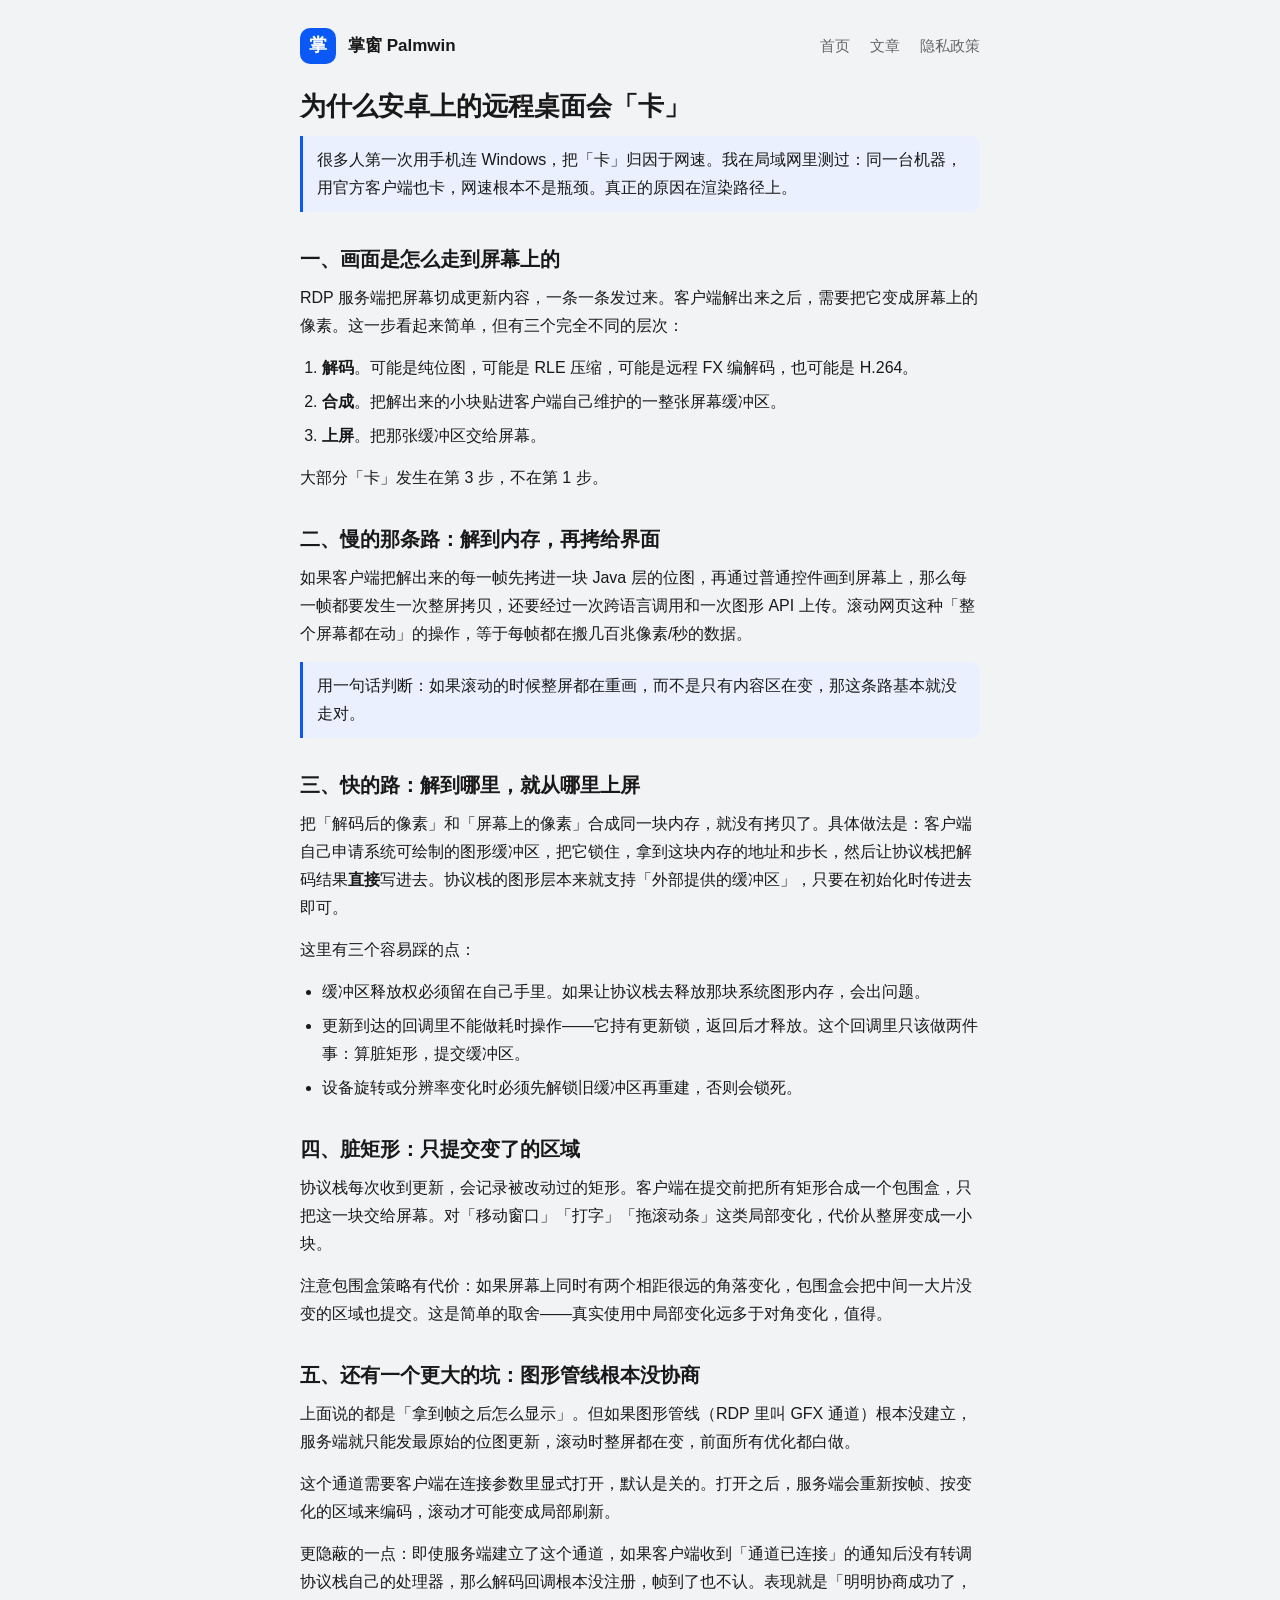
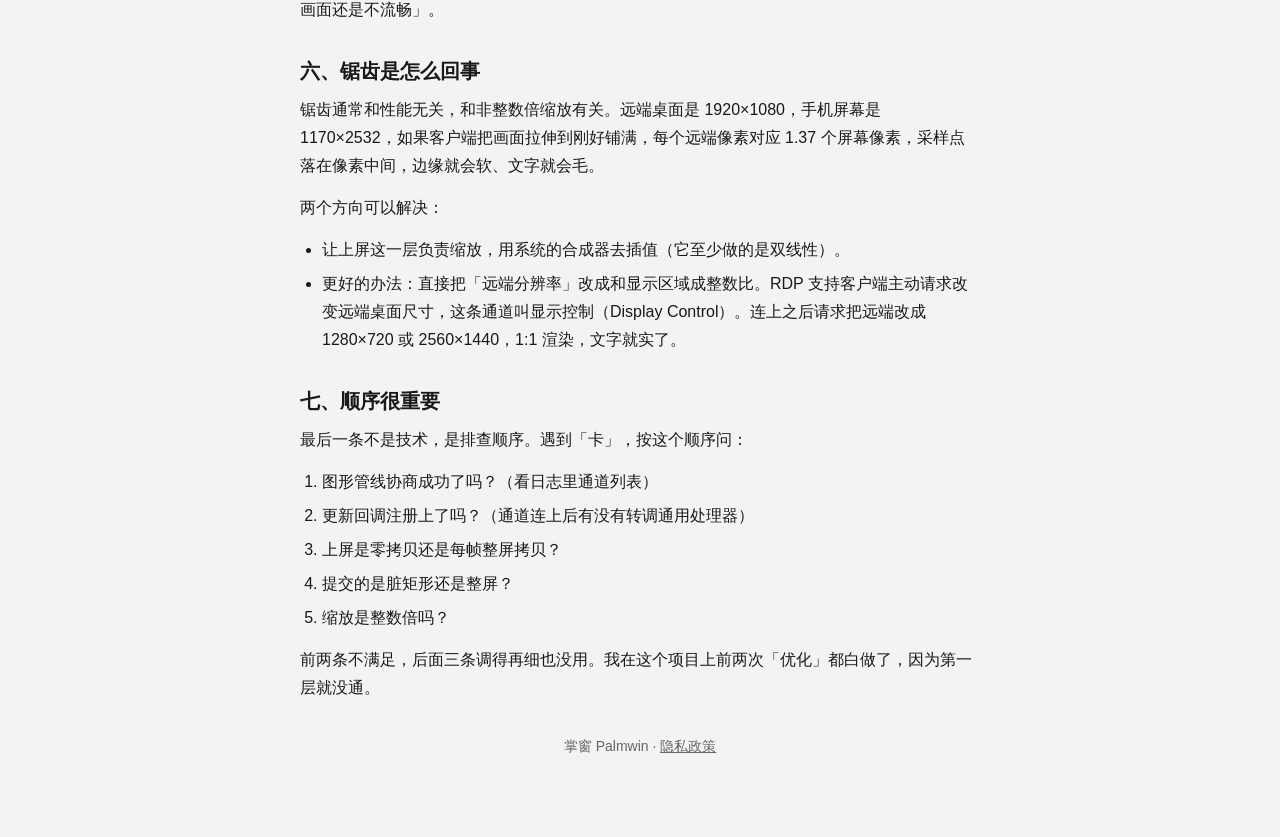
<file: blog/why-android-rdp-feels-laggy.html>
<!DOCTYPE html>
<html lang="zh-CN">
<head>
<meta charset="UTF-8">
<meta name="viewport" content="width=device-width, initial-scale=1">
<title>为什么安卓上的远程桌面会「卡」 — 掌窗</title>
<meta name="description" content="很多人第一次用手机连 Windows，把「卡」归因于网速。我在局域网里测过：同一台机器，用官方客户端也卡，网速根本不是瓶颈。真正的原因在渲染路径上。">
<link rel="stylesheet" href="../assets/style.css">
</head>
<body>

<header class="site">
  <div class="logo">掌</div>
  <div class="name">掌窗 Palmwin</div>
  <nav>
    <a href="../index.html">首页</a>
    <a href="../blog/">文章</a>
    <a href="../privacy-policy.html">隐私政策</a>
  </nav>
</header>

<div class="wrap">

<h1>为什么安卓上的远程桌面会「卡」</h1>
<blockquote><p>很多人第一次用手机连 Windows，把「卡」归因于网速。我在局域网里测过：同一台机器，用官方客户端也卡，网速根本不是瓶颈。真正的原因在渲染路径上。</p></blockquote>
<h2>一、画面是怎么走到屏幕上的</h2>
<p>RDP 服务端把屏幕切成更新内容，一条一条发过来。客户端解出来之后，需要把它变成屏幕上的像素。这一步看起来简单，但有三个完全不同的层次：</p>
<ol>
<li><strong>解码</strong>。可能是纯位图，可能是 RLE 压缩，可能是远程 FX 编解码，也可能是 H.264。</li>
<li><strong>合成</strong>。把解出来的小块贴进客户端自己维护的一整张屏幕缓冲区。</li>
<li><strong>上屏</strong>。把那张缓冲区交给屏幕。</li>
</ol>
<p>大部分「卡」发生在第 3 步，不在第 1 步。</p>
<h2>二、慢的那条路：解到内存，再拷给界面</h2>
<p>如果客户端把解出来的每一帧先拷进一块 Java 层的位图，再通过普通控件画到屏幕上，那么每一帧都要发生一次整屏拷贝，还要经过一次跨语言调用和一次图形 API 上传。滚动网页这种「整个屏幕都在动」的操作，等于每帧都在搬几百兆像素/秒的数据。</p>
<blockquote><p>用一句话判断：如果滚动的时候整屏都在重画，而不是只有内容区在变，那这条路基本就没走对。</p></blockquote>
<h2>三、快的路：解到哪里，就从哪里上屏</h2>
<p>把「解码后的像素」和「屏幕上的像素」合成同一块内存，就没有拷贝了。具体做法是：客户端自己申请系统可绘制的图形缓冲区，把它锁住，拿到这块内存的地址和步长，然后让协议栈把解码结果<strong>直接</strong>写进去。协议栈的图形层本来就支持「外部提供的缓冲区」，只要在初始化时传进去即可。</p>
<p>这里有三个容易踩的点：</p>
<ul>
<li>缓冲区释放权必须留在自己手里。如果让协议栈去释放那块系统图形内存，会出问题。</li>
<li>更新到达的回调里不能做耗时操作——它持有更新锁，返回后才释放。这个回调里只该做两件事：算脏矩形，提交缓冲区。</li>
<li>设备旋转或分辨率变化时必须先解锁旧缓冲区再重建，否则会锁死。</li>
</ul>
<h2>四、脏矩形：只提交变了的区域</h2>
<p>协议栈每次收到更新，会记录被改动过的矩形。客户端在提交前把所有矩形合成一个包围盒，只把这一块交给屏幕。对「移动窗口」「打字」「拖滚动条」这类局部变化，代价从整屏变成一小块。</p>
<p>注意包围盒策略有代价：如果屏幕上同时有两个相距很远的角落变化，包围盒会把中间一大片没变的区域也提交。这是简单的取舍——真实使用中局部变化远多于对角变化，值得。</p>
<h2>五、还有一个更大的坑：图形管线根本没协商</h2>
<p>上面说的都是「拿到帧之后怎么显示」。但如果图形管线（RDP 里叫 GFX 通道）根本没建立，服务端就只能发最原始的位图更新，滚动时整屏都在变，前面所有优化都白做。</p>
<p>这个通道需要客户端在连接参数里显式打开，默认是关的。打开之后，服务端会重新按帧、按变化的区域来编码，滚动才可能变成局部刷新。</p>
<p>更隐蔽的一点：即使服务端建立了这个通道，如果客户端收到「通道已连接」的通知后没有转调协议栈自己的处理器，那么解码回调根本没注册，帧到了也不认。表现就是「明明协商成功了，画面还是不流畅」。</p>
<h2>六、锯齿是怎么回事</h2>
<p>锯齿通常和性能无关，和非整数倍缩放有关。远端桌面是 1920×1080，手机屏幕是 1170×2532，如果客户端把画面拉伸到刚好铺满，每个远端像素对应 1.37 个屏幕像素，采样点落在像素中间，边缘就会软、文字就会毛。</p>
<p>两个方向可以解决：</p>
<ul>
<li>让上屏这一层负责缩放，用系统的合成器去插值（它至少做的是双线性）。</li>
<li>更好的办法：直接把「远端分辨率」改成和显示区域成整数比。RDP 支持客户端主动请求改变远端桌面尺寸，这条通道叫显示控制（Display Control）。连上之后请求把远端改成 1280×720 或 2560×1440，1:1 渲染，文字就实了。</li>
</ul>
<h2>七、顺序很重要</h2>
<p>最后一条不是技术，是排查顺序。遇到「卡」，按这个顺序问：</p>
<ol>
<li>图形管线协商成功了吗？（看日志里通道列表）</li>
<li>更新回调注册上了吗？（通道连上后有没有转调通用处理器）</li>
<li>上屏是零拷贝还是每帧整屏拷贝？</li>
<li>提交的是脏矩形还是整屏？</li>
<li>缩放是整数倍吗？</li>
</ol>
<p>前两条不满足，后面三条调得再细也没用。我在这个项目上前两次「优化」都白做了，因为第一层就没通。</p>

</div>

<footer class="site"><p>掌窗 Palmwin · <a href="../privacy-policy.html">隐私政策</a></p></footer>

</body>
</html>
</file>
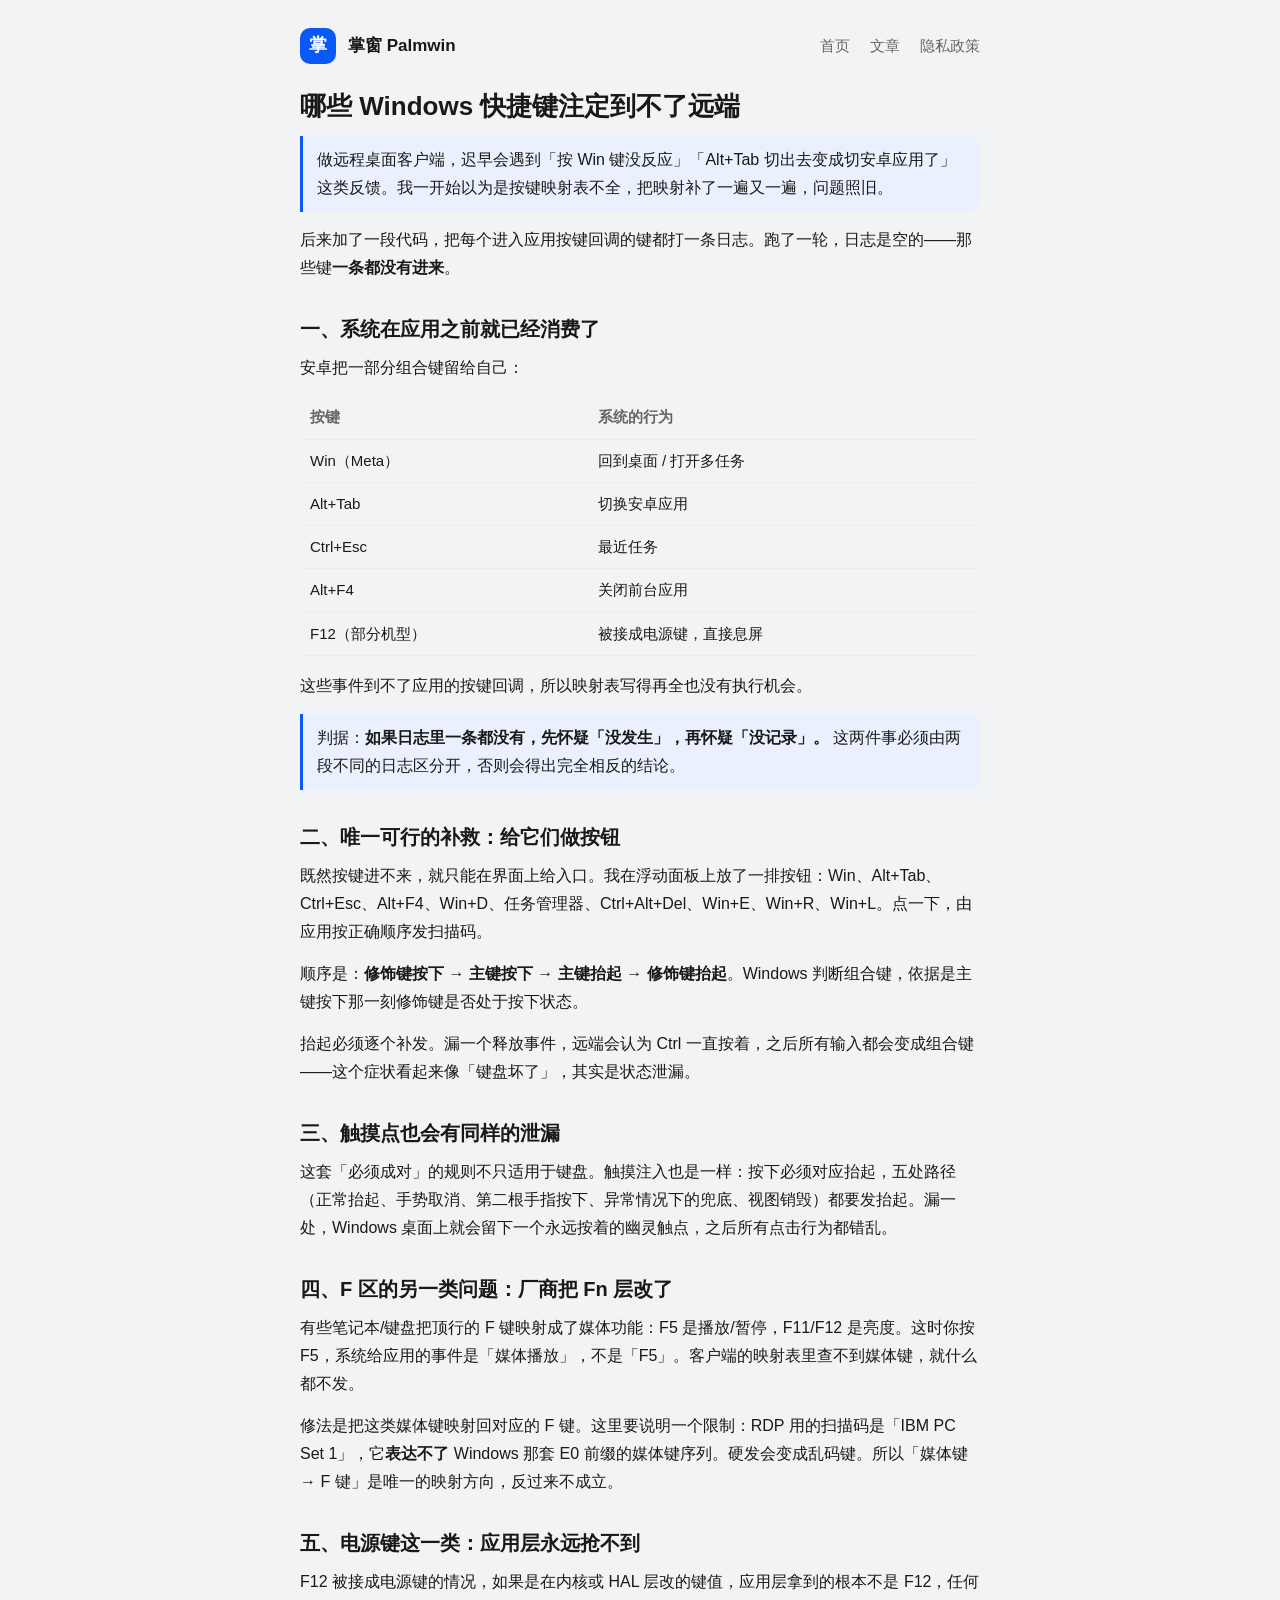
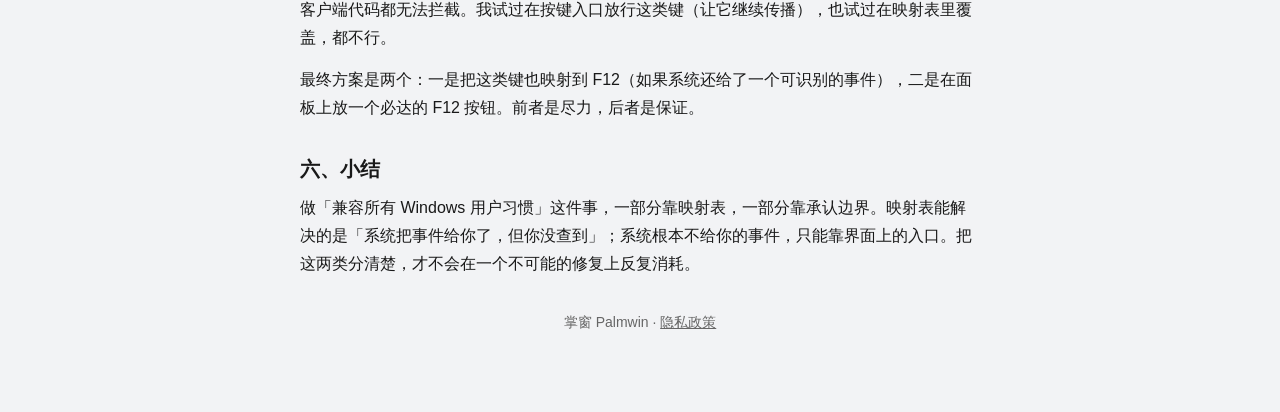
<file: blog/windows-shortcuts-on-android.html>
<!DOCTYPE html>
<html lang="zh-CN">
<head>
<meta charset="UTF-8">
<meta name="viewport" content="width=device-width, initial-scale=1">
<title>哪些 Windows 快捷键注定到不了远端 — 掌窗</title>
<meta name="description" content="做远程桌面客户端，迟早会遇到「按 Win 键没反应」「Alt+Tab 切出去变成切安卓应用了」这类反馈。我一开始以为是按键映射表不全，把映射补了一遍又一遍，问题照旧。">
<link rel="stylesheet" href="../assets/style.css">
</head>
<body>

<header class="site">
  <div class="logo">掌</div>
  <div class="name">掌窗 Palmwin</div>
  <nav>
    <a href="../index.html">首页</a>
    <a href="../blog/">文章</a>
    <a href="../privacy-policy.html">隐私政策</a>
  </nav>
</header>

<div class="wrap">

<h1>哪些 Windows 快捷键注定到不了远端</h1>
<blockquote><p>做远程桌面客户端，迟早会遇到「按 Win 键没反应」「Alt+Tab 切出去变成切安卓应用了」这类反馈。我一开始以为是按键映射表不全，把映射补了一遍又一遍，问题照旧。</p></blockquote>
<p>后来加了一段代码，把每个进入应用按键回调的键都打一条日志。跑了一轮，日志是空的——那些键<strong>一条都没有进来</strong>。</p>
<h2>一、系统在应用之前就已经消费了</h2>
<p>安卓把一部分组合键留给自己：</p>
<table><thead><tr><th>按键</th><th>系统的行为</th></tr></thead><tbody><tr><td>Win（Meta）</td><td>回到桌面 / 打开多任务</td></tr><tr><td>Alt+Tab</td><td>切换安卓应用</td></tr><tr><td>Ctrl+Esc</td><td>最近任务</td></tr><tr><td>Alt+F4</td><td>关闭前台应用</td></tr><tr><td>F12（部分机型）</td><td>被接成电源键，直接息屏</td></tr></tbody></table>
<p>这些事件到不了应用的按键回调，所以映射表写得再全也没有执行机会。</p>
<blockquote><p>判据：<strong>如果日志里一条都没有，先怀疑「没发生」，再怀疑「没记录」。</strong> 这两件事必须由两段不同的日志区分开，否则会得出完全相反的结论。</p></blockquote>
<h2>二、唯一可行的补救：给它们做按钮</h2>
<p>既然按键进不来，就只能在界面上给入口。我在浮动面板上放了一排按钮：Win、Alt+Tab、Ctrl+Esc、Alt+F4、Win+D、任务管理器、Ctrl+Alt+Del、Win+E、Win+R、Win+L。点一下，由应用按正确顺序发扫描码。</p>
<p>顺序是：<strong>修饰键按下 → 主键按下 → 主键抬起 → 修饰键抬起</strong>。Windows 判断组合键，依据是主键按下那一刻修饰键是否处于按下状态。</p>
<p>抬起必须逐个补发。漏一个释放事件，远端会认为 Ctrl 一直按着，之后所有输入都会变成组合键——这个症状看起来像「键盘坏了」，其实是状态泄漏。</p>
<h2>三、触摸点也会有同样的泄漏</h2>
<p>这套「必须成对」的规则不只适用于键盘。触摸注入也是一样：按下必须对应抬起，五处路径（正常抬起、手势取消、第二根手指按下、异常情况下的兜底、视图销毁）都要发抬起。漏一处，Windows 桌面上就会留下一个永远按着的幽灵触点，之后所有点击行为都错乱。</p>
<h2>四、F 区的另一类问题：厂商把 Fn 层改了</h2>
<p>有些笔记本/键盘把顶行的 F 键映射成了媒体功能：F5 是播放/暂停，F11/F12 是亮度。这时你按 F5，系统给应用的事件是「媒体播放」，不是「F5」。客户端的映射表里查不到媒体键，就什么都不发。</p>
<p>修法是把这类媒体键映射回对应的 F 键。这里要说明一个限制：RDP 用的扫描码是「IBM PC Set 1」，它<strong>表达不了</strong> Windows 那套 E0 前缀的媒体键序列。硬发会变成乱码键。所以「媒体键 → F 键」是唯一的映射方向，反过来不成立。</p>
<h2>五、电源键这一类：应用层永远抢不到</h2>
<p>F12 被接成电源键的情况，如果是在内核或 HAL 层改的键值，应用层拿到的根本不是 F12，任何客户端代码都无法拦截。我试过在按键入口放行这类键（让它继续传播），也试过在映射表里覆盖，都不行。</p>
<p>最终方案是两个：一是把这类键也映射到 F12（如果系统还给了一个可识别的事件），二是在面板上放一个必达的 F12 按钮。前者是尽力，后者是保证。</p>
<h2>六、小结</h2>
<p>做「兼容所有 Windows 用户习惯」这件事，一部分靠映射表，一部分靠承认边界。映射表能解决的是「系统把事件给你了，但你没查到」；系统根本不给你的事件，只能靠界面上的入口。把这两类分清楚，才不会在一个不可能的修复上反复消耗。</p>

</div>

<footer class="site"><p>掌窗 Palmwin · <a href="../privacy-policy.html">隐私政策</a></p></footer>

</body>
</html>
</file>
<file: assets/style.css>
/* 掌窗 · 静态站点样式
   色板与 App 内保持同一套语义色（0.45.0 起）：
   底 #F2F3F5 / 卡片 #FFFFFF / 正文 #191919 / 次要 #666666 / 分隔线 #EBEBEB / 强调 #0A58F6
   深浅两套用 prefers-color-scheme 切换，不引入任何外部字体与脚本。 */

:root {
  --bg: #F2F3F5;
  --card: #FFFFFF;
  --fg: #191919;
  --muted: #666666;
  --line: #EBEBEB;
  --accent: #0A58F6;
  --accent-soft: #EAF0FE;
}

@media (prefers-color-scheme: dark) {
  :root {
    --bg: #1A1A1A;
    --card: #242424;
    --fg: #EDEDED;
    --muted: #9E9E9E;
    --line: #343434;
    --accent: #5B8CFF;
    --accent-soft: #2A3346;
  }
}

* { box-sizing: border-box; }

html { -webkit-text-size-adjust: 100%; }

body {
  margin: 0;
  padding: 0 16px 64px;
  background: var(--bg);
  color: var(--fg);
  font-family: -apple-system, BlinkMacSystemFont, "Segoe UI", "PingFang SC",
               "Hiragino Sans GB", "Microsoft YaHei", "Noto Sans CJK SC", sans-serif;
  font-size: 16px;
  line-height: 1.75;
}

.wrap { max-width: 680px; margin: 0 auto; }

/* 顶部 */
header.site {
  max-width: 680px;
  margin: 0 auto;
  padding: 28px 0 16px;
  display: flex;
  align-items: center;
  gap: 12px;
}
header.site .logo {
  width: 36px; height: 36px; border-radius: 10px;
  background: var(--accent); color: #FFFFFF;
  display: flex; align-items: center; justify-content: center;
  font-size: 18px; font-weight: 600; flex: 0 0 auto;
}
header.site .name { font-size: 17px; font-weight: 600; }
header.site nav { margin-left: auto; font-size: 15px; }
header.site nav a { color: var(--muted); margin-left: 16px; text-decoration: none; }
header.site nav a:hover { color: var(--accent); }

/* 卡片 */
.card {
  background: var(--card);
  border-radius: 16px;
  padding: 20px 20px 18px;
  margin: 0 0 16px;
}

h1 { font-size: 26px; line-height: 1.4; margin: 8px 0 12px; font-weight: 600; }
h2 { font-size: 20px; line-height: 1.5; margin: 32px 0 10px; font-weight: 600; }
h3 { font-size: 17px; line-height: 1.5; margin: 24px 0 8px; font-weight: 600; }

p { margin: 0 0 14px; }

a { color: var(--accent); }

.muted { color: var(--muted); }
.small { font-size: 14px; }

ul, ol { margin: 0 0 14px; padding-left: 22px; }
li { margin: 0 0 6px; }

code {
  background: var(--bg);
  border-radius: 5px;
  padding: 1px 5px;
  font-size: 0.9em;
  font-family: ui-monospace, SFMono-Regular, Consolas, "Liberation Mono", monospace;
}

pre {
  background: var(--bg);
  border-radius: 12px;
  padding: 14px 16px;
  overflow-x: auto;
  font-size: 14px;
  line-height: 1.6;
}
pre code { background: none; padding: 0; }

blockquote {
  margin: 0 0 14px;
  padding: 10px 14px;
  border-left: 3px solid var(--accent);
  background: var(--accent-soft);
  border-radius: 0 10px 10px 0;
  color: var(--fg);
}
blockquote p:last-child { margin-bottom: 0; }

hr { border: 0; border-top: 1px solid var(--line); margin: 28px 0; }

table {
  width: 100%;
  border-collapse: collapse;
  margin: 0 0 16px;
  font-size: 15px;
}
th, td {
  text-align: left;
  padding: 8px 10px;
  border-bottom: 1px solid var(--line);
  vertical-align: top;
}
th { color: var(--muted); font-weight: 600; }

/* 图片 */
figure { margin: 0 0 18px; }
figure img {
  width: 100%;
  height: auto;
  display: block;
  border-radius: 14px;
  border: 1px solid var(--line);
  background: var(--card);
}
figcaption {
  font-size: 13px;
  color: var(--muted);
  margin-top: 8px;
  text-align: center;
}

/* 手机截图是竖长条（880×1815 这类），铺满宽度会有两千多像素高，
   一张就顶掉两屏。这里限高并居中，留白用卡片色，不加阴影。 */
figure.tall img {
  max-height: 560px;
  width: auto;
  max-width: 100%;
  margin: 0 auto;
  object-fit: contain;
}
img.hero {
  width: 100%;
  height: auto;
  display: block;
  border-radius: 16px;
  margin: 4px 0 20px;
  border: 1px solid var(--line);
}

/* 两列图（窄屏自动变一列） */
.duo { display: grid; grid-template-columns: 1fr 1fr; gap: 12px; margin: 0 0 18px; }
.duo figure { margin: 0; }
@media (max-width: 520px) { .duo { grid-template-columns: 1fr; } }

/* 首页列表 */
.post-list { list-style: none; padding: 0; margin: 0; }
.post-list li {
  margin: 0;
  border-bottom: 1px solid var(--line);
  padding: 14px 0;
}
.post-list li:last-child { border-bottom: 0; }
.post-list a { text-decoration: none; }
.post-list .t { font-size: 17px; font-weight: 600; display: block; }
.post-list .d { font-size: 14px; color: var(--muted); margin-top: 2px; display: block; }

footer.site {
  max-width: 680px;
  margin: 32px auto 0;
  color: var(--muted);
  font-size: 14px;
  text-align: center;
}
footer.site a { color: var(--muted); }
</file>
